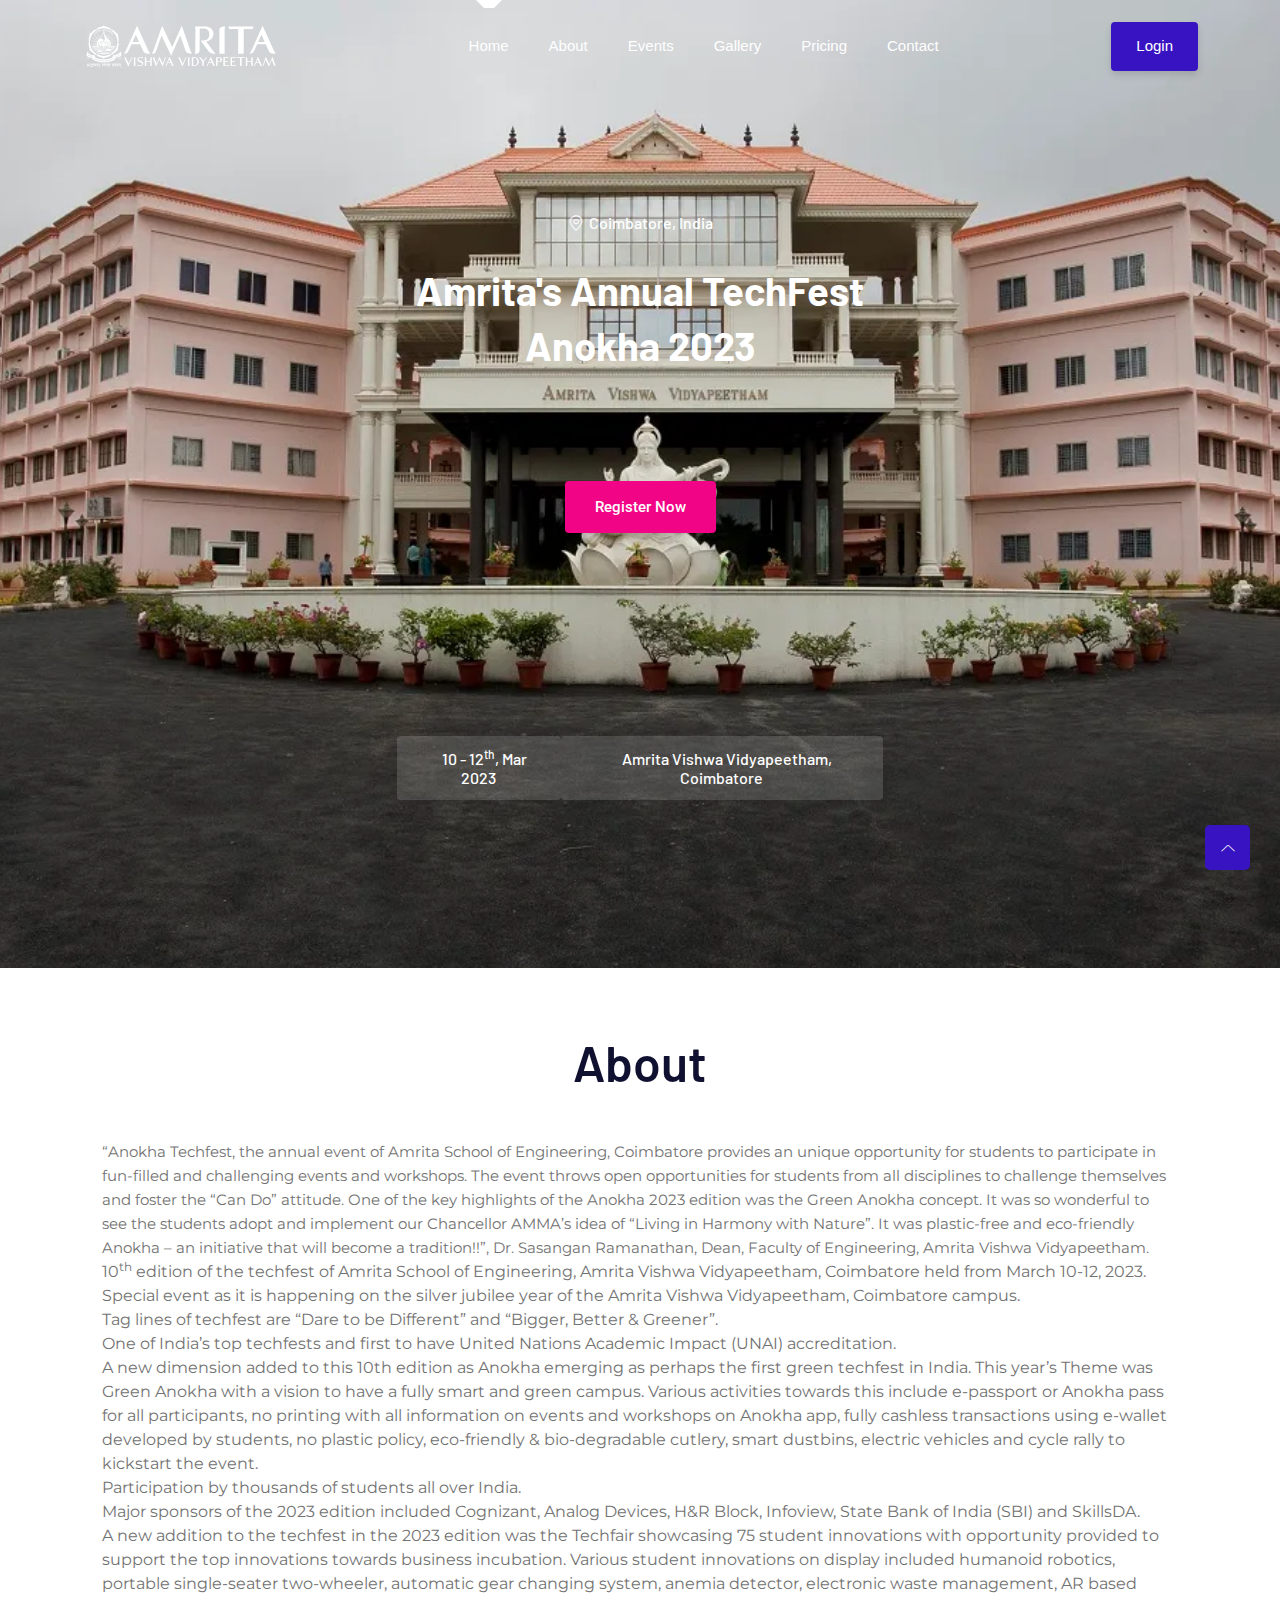
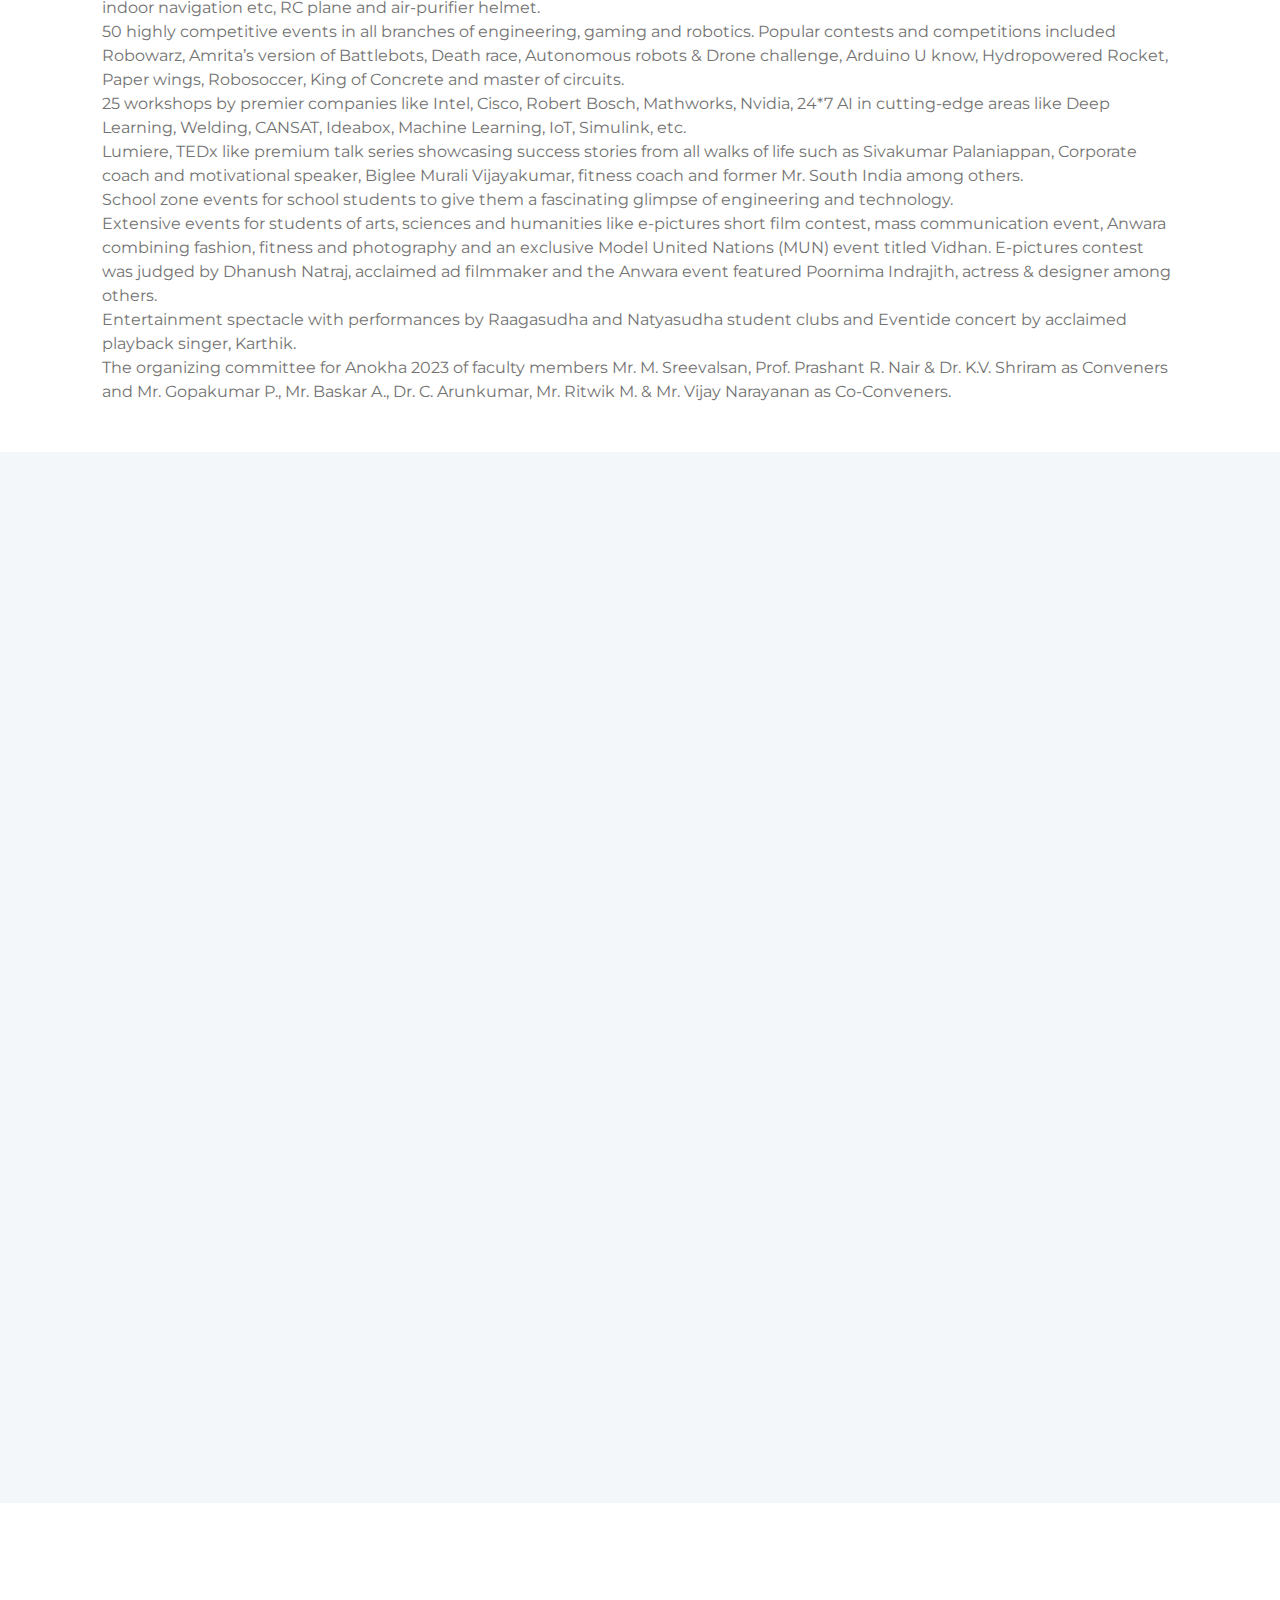
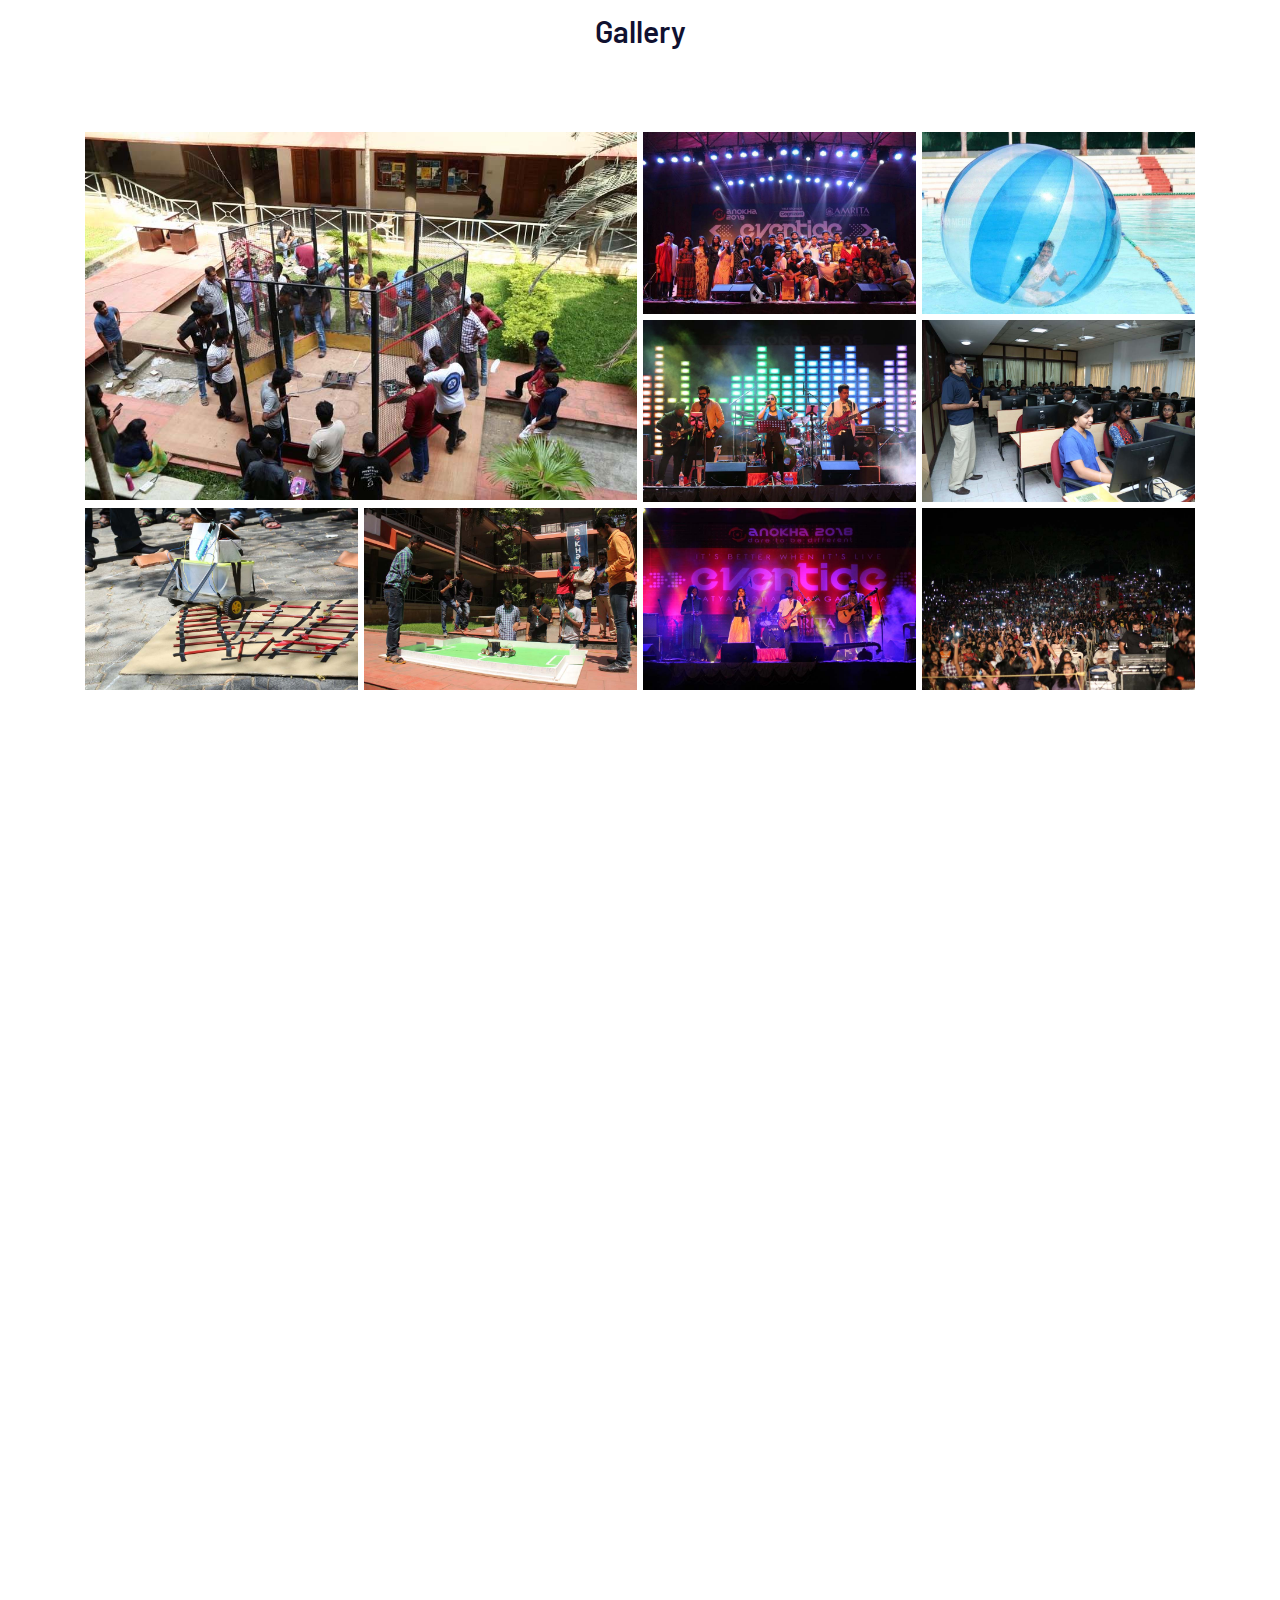
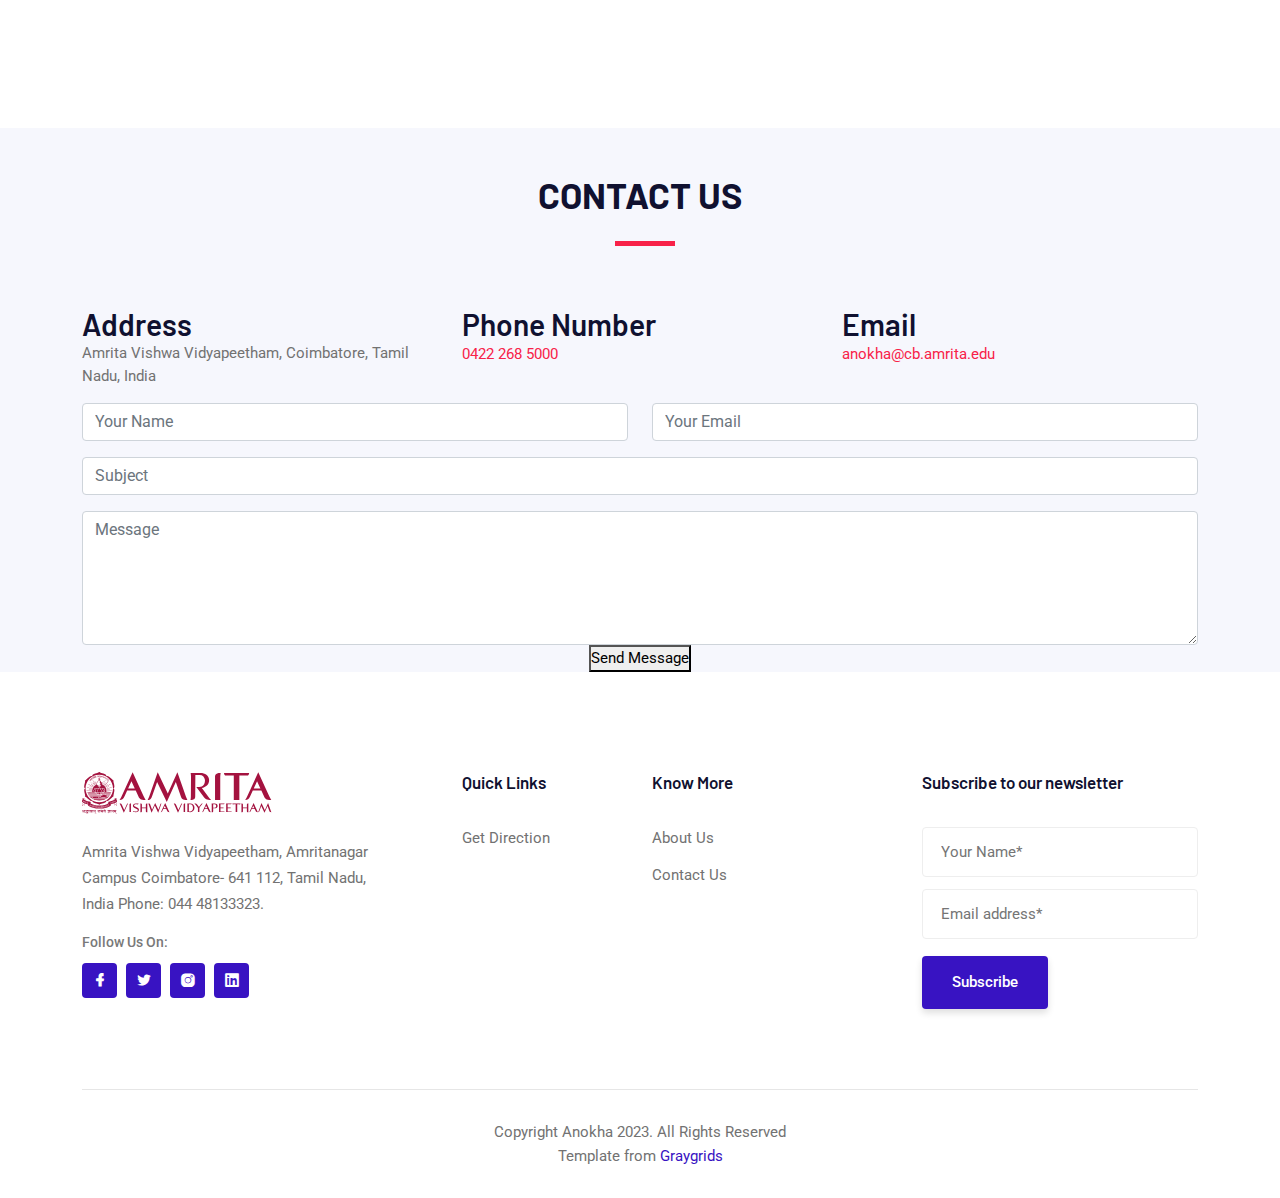
<file: Anokha 2023/index.html>
<!DOCTYPE html>
<html class="no-js" lang="zxx">

<head>
    <meta charset="utf-8" />
    <meta http-equiv="x-ua-compatible" content="ie=edge" />
    <title>Anokha TechFest 2023</title>
    <meta name="description" content="" />
    <meta name="viewport" content="width=device-width, initial-scale=1" />
    <link rel="shortcut icon" type="image/x-icon" href="assets/images/favicon.jpg" />

    <!-- ========================= CSS here ========================= -->
    <link rel="stylesheet" href="assets/css/bootstrap.min.css" />
    <link rel="stylesheet" href="assets/css/LineIcons.3.0.css" />
    <link rel="stylesheet" href="assets/css/animate.css" />
    <link rel="stylesheet" href="assets/css/tiny-slider.css" />
    <link rel="stylesheet" href="assets/css/glightbox.min.css" />
    <link rel="stylesheet" href="assets/css/main.css" />
    
</head>

<body>
    <!--[if lte IE 9]>
      <p class="browserupgrade">
        You are using an <strong>outdated</strong> browser. Please
        <a href="https://browsehappy.com/">upgrade your browser</a> to improve
        your experience and security.
      </p>
    <![endif]-->
    <!-- Slideshow container -->

    <!-- Start Header Area -->
    <header class="header navbar-area">
        <div class="container">
            <div class="row align-items-center">
                <div class="col-lg-12">
                    <div class="nav-inner">
                        <!-- Start Navbar -->
                        <nav class="navbar navbar-expand-lg">
                            <a class="navbar-brand" href="index.html">
                                <img src="assets/images/logo/logo.svg" alt="Logo">
                            </a>
                            <button class="navbar-toggler mobile-menu-btn" type="button" data-bs-toggle="collapse"
                                data-bs-target="#navbarSupportedContent" aria-controls="navbarSupportedContent"
                                aria-expanded="false" aria-label="Toggle navigation">
                                <span class="toggler-icon"></span>
                                <span class="toggler-icon"></span>
                                <span class="toggler-icon"></span>
                            </button>
                            <div class="collapse navbar-collapse sub-menu-bar" id="navbarSupportedContent">
                                <ul id="nav" class="navbar-nav ms-auto">
                                    <li class="nav-item">
                                        <a href="index.html" class="active" aria-label="Toggle navigation">Home</a>
                                    </li>
                                    <li class="nav-item">
                                        <a href="#abouthref" aria-label="Toggle navigation">About</a>
                                    </li>
                                    <li class="nav-item">
                                        <a href="#eventshref" aria-label="Toggle navigation">Events</a>
                                    </li>
                                    <li class="nav-item">
                                        <a href="#galleryhref" aria-label="Toggle navigation">Gallery</a>
                                    </li>
                                    <li class="nav-item">
                                        <a href="#pricing" aria-label="Toggle navigation">Pricing</a>
                                    </li>
                                    <li class="nav-item">
                                        <a href="#contacthref" aria-label="Toggle navigation">Contact</a>
                                    </li>
                                </ul>
                            </div> <!-- navbar collapse -->
                            <div class="button">
                                <a href="forms/login.html" class="btn">Login</a>
                            </div>
                        </nav>
                        <!-- End Navbar -->
                    </div>
                </div>
            </div> <!-- row -->
        </div> <!-- container -->
    </header>
    <!-- End Header Area -->

    <!-- Start Hero Area -->
    <section class="hero-area">
        <div class="main__circle"></div>
        <div class="main__circle2"></div>
        <div class="main__circle3"></div>
        <div class="main__circle4"></div>
        <div class="container">
            <div class="row align-items-center">
                <div class="col-lg-6 offset-lg-3 col-md-12 col-12">
                    <div class="hero-content">
                        <!-- <br><br><br><br><br><br><br><br><br><br><br><br> -->
                        <h5 class="wow zoomIn" data-wow-delay=".2s" ><i class="lni lni-map-marker"></i> Coimbatore, India</h5>
                        <h2 class="wow fadeInUp" data-wow-delay=".4s">Amrita's Annual TechFest Anokha 2023</h2>
                        <div class="button wow fadeInUp" data-wow-delay=".8s">
                            <br><br><br>
                            <a href="forms/register.html" class="btn ">Register Now</a>
                        </div>
                        <br><br><br><br><br><br><br><br><br>
                        <div class="col-lg-12 col-12 mt-auto d-flex flex-column flex-lg-row text-center">
                    
                            <div class="date-wrap">
                                <h5 class="text-white">
                                    
                                    <i class="custom-icon bi-clock me-2"></i>
                                    10 - 12<sup>th</sup>, Mar 2023
                                </h5>
                            </div>

                            <div class="location-wrap mx-auto py-3 py-lg-0">
                                <h5 class="text-white">
                                    <i class="custom-icon bi-geo-alt me-2"></i>
                                    Amrita Vishwa Vidyapeetham, Coimbatore
                                    
                                </h5>
                            </div>

                    </div>
                </div>
            </div>
        </div>
    </section>
    <h3 id="abouthref"></h3>

    <!-- Start Features Area -->
    <div class="about_class">
    <h1 style="text-align: center;">About</h1>
    <br><br>
    <p>“Anokha Techfest, the annual event of Amrita School of Engineering, Coimbatore provides an unique opportunity for students to participate in fun-filled and challenging events and workshops. The event throws open opportunities for students from all disciplines to challenge themselves and foster the “Can Do” attitude. One of the key highlights of the Anokha 2023 edition was the Green Anokha concept. It was so wonderful to see the students adopt and implement our Chancellor AMMA’s idea of “Living in Harmony with Nature”. It was plastic-free and eco-friendly Anokha – an initiative that will become a tradition!!&#8221;, Dr. Sasangan Ramanathan, Dean, Faculty of Engineering, Amrita Vishwa Vidyapeetham.</p>
    <ul>
    <li>10<sup>th</sup> edition of the techfest of Amrita School of Engineering, Amrita Vishwa Vidyapeetham, Coimbatore held from March 10-12, 2023.</li>
    <li>Special event as it is happening on the silver jubilee year of the Amrita Vishwa Vidyapeetham, Coimbatore campus.</li>
    <li>Tag lines of techfest are &#8220;Dare to be Different&#8221; and &#8220;Bigger, Better &amp; Greener&#8221;.</li>
    <li>One of India&#8217;s top techfests and first to have United Nations Academic Impact (UNAI) accreditation.</li>
    <li>A new dimension added to this 10th edition as Anokha emerging as perhaps the first green techfest in India. This year&#8217;s Theme was Green Anokha with a vision to have a fully smart and green campus. Various activities towards this include e-passport or Anokha pass for all participants, no printing with all information on events and workshops on Anokha app, fully cashless transactions using e-wallet developed by students, no plastic policy, eco-friendly &amp; bio-degradable cutlery, smart dustbins, electric vehicles and cycle rally to kickstart the event.</li>
    <li>Participation by thousands of students all over India.</li>
    <li>Major sponsors of the 2023 edition included Cognizant, Analog Devices, H&amp;R Block, Infoview, State Bank of India (SBI) and SkillsDA.</li>
    <li>A new addition to the techfest in the 2023 edition was the Techfair showcasing 75 student innovations with opportunity provided to support the top innovations towards business incubation. Various student innovations on display included humanoid robotics, portable single-seater two-wheeler, automatic gear changing system, anemia detector, electronic waste management, AR based indoor navigation etc, RC plane and air-purifier helmet.</li>
    <li>50 highly competitive events in all branches of engineering, gaming and robotics. Popular contests and competitions included Robowarz, Amrita&#8217;s version of Battlebots, Death race, Autonomous robots &amp; Drone challenge, Arduino U know, Hydropowered Rocket, Paper wings, Robosoccer, King of Concrete and master of circuits.</li>
    <li>25 workshops by premier companies like Intel, Cisco, Robert Bosch, Mathworks, Nvidia, 24*7 AI in cutting-edge areas like Deep Learning, Welding, CANSAT, Ideabox, Machine Learning, IoT, Simulink, etc.</li>
    <li>Lumiere, TEDx like premium talk series showcasing success stories from all walks of life such as Sivakumar Palaniappan, Corporate coach and motivational speaker, Biglee Murali Vijayakumar, fitness coach and former Mr. South India among others.</li>
    <li>School zone events for school students to give them a fascinating glimpse of engineering and technology.</li>
    <li>Extensive events for students of arts, sciences and humanities like e-pictures short film contest, mass communication event, Anwara combining fashion, fitness and photography and an exclusive Model United Nations (MUN) event titled Vidhan. E-pictures contest was judged by Dhanush Natraj, acclaimed ad filmmaker and the Anwara event featured Poornima Indrajith, actress &amp; designer among others.</li>
    <li>Entertainment spectacle with performances by Raagasudha and Natyasudha student clubs and Eventide concert by acclaimed playback singer, Karthik.</li>
    <li>The organizing committee for Anokha 2023 of faculty members Mr. M. Sreevalsan, Prof. Prashant R. Nair &amp; Dr. K.V. Shriram as Conveners and Mr. Gopakumar P., Mr. Baskar A., Dr. C. Arunkumar, Mr. Ritwik M. &amp; Mr. Vijay Narayanan as Co-Conveners.</li>
    </ul>
    <br><br>
    </div>

    <section class="features section" id="eventshref">
        <div class="container">
            <div class="row">
                <div class="col-12">
                    <div class="section-title">
                        <h3 class="wow zoomIn" data-wow-delay=".2s">Why join Anokha?</h3>
                        <h2 class="wow fadeInUp" data-wow-delay=".4s">Look at the Events!</h2>
                        <p class="wow fadeInUp" data-wow-delay=".6s">These events are the most popular ones. There are more coming soon.</p>
                    </div>
                </div>
            </div>
            <div class="row">
                <div class="col-lg-4 col-md-6 col-12 wow fadeInUp" data-wow-delay=".2s">
                    <!-- Start Single Feature -->
                    <div class="single-featuer">
                        <img class="shape" src="assets/images/features/shape.svg" alt="#">
                        <img class="shape2" src="assets/images/features/shape2.svg" alt="#">
                        <span class="serial">01</span>
                        <div class="service-icon">
                            <i class="lni lni-code-alt"></i>
                        </div>
                        <h3>Code Fights</h3>
                        <p>Competitive programming. Questions based on logics and mathematics. May the best programmer wins.<br></p>
                    </div>
                    <!-- End Single Feature -->
                </div>
                <div class="col-lg-4 col-md-6 col-12 wow fadeInUp" data-wow-delay=".4s">
                    <!-- Start Single Feature -->
                    <div class="single-featuer">
                        <img class="shape" src="assets/images/features/shape.svg" alt="#">
                        <img class="shape2" src="assets/images/features/shape2.svg" alt="#">
                        <span class="serial">02</span>
                        <div class="service-icon">
                            <i class="lni lni-target"></i>
                        </div>
                        <h3>Robowars</h3>
                        <p>Are you into Robotics and Automation?. Build your machine and make it function, then challenge others.</p>
                    </div>
                    <!-- End Single Feature -->
                </div>
                <div class="col-lg-4 col-md-6 col-12 wow fadeInUp" data-wow-delay=".6s">
                    <!-- Start Single Feature -->
                    <div class="single-featuer">
                        <img class="shape" src="assets/images/features/shape.svg" alt="#">
                        <img class="shape2" src="assets/images/features/shape2.svg" alt="#">
                        <span class="serial">03</span>
                        <div class="service-icon">
                            <i class="lni lni-game"></i>
                        </div>
                        <h3>Armageddon: Gaming Event</h3>
                        <p>How you transform your business as tech, consumer, habits industry dynamic change, Find out
                            from.</p>
                    </div>
                    <!-- End Single Feature -->
                </div>
                <div class="col-lg-4 col-md-6 col-12 wow fadeInUp" data-wow-delay=".2s">
                    <!-- Start Single Feature -->
                    <div class="single-featuer">
                        <img class="shape" src="assets/images/features/shape.svg" alt="#">
                        <img class="shape2" src="assets/images/features/shape2.svg" alt="#">
                        <span class="serial">04</span>
                        <div class="service-icon">
                            <i class="lni lni-heart"></i>
                        </div>
                        <h3>Water rocker</h3>
                        <p>Who doesn't like playing waters. Suit up and lets have fun. <br><br></p>
                    </div>
                    <!-- End Single Feature -->
                </div>
                <div class="col-lg-4 col-md-6 col-12 wow fadeInUp" data-wow-delay=".4s">
                    <!-- Start Single Feature -->
                    <div class="single-featuer">
                        <img class="shape" src="assets/images/features/shape.svg" alt="#">
                        <img class="shape2" src="assets/images/features/shape2.svg" alt="#">
                        <span class="serial">05</span>
                        <div class="service-icon">
                            <i class="lni lni-flag-alt"></i>
                        </div>
                        <h3>Xiomara: Capture the Flag</h3>
                        <p>A beginner friendly jeopardy style CTF. <br> Features challenges in reverse engineering, pwn, web exploitation, cryptography and forensics. </p>
                    </div>
                    <!-- End Single Feature -->
                </div>
                <div class="col-lg-4 col-md-6 col-12 wow fadeInUp" data-wow-delay=".6s">
                    <!-- Start Single Feature -->
                    <div class="single-featuer">
                        <img class="shape" src="assets/images/features/shape.svg" alt="#">
                        <img class="shape2" src="assets/images/features/shape2.svg" alt="#">
                        <span class="serial">06</span>
                        <div class="service-icon">
                            <i class="lni lni-happy"></i>
                        </div>
                        <h3>Shark (Anokha) Tank</h3>
                        <p>How you transform your business as tech, consumer, habits industry dynamic change, Find out
                            from.</p>
                    </div>
                    <!-- End Single Feature -->
                </div>
            </div>
        </div>
    </section>
    <!-- /End Features Area -->

    <!--Start Gallery-->

    <section id="galleryhref" class="section photos">
        <div class="container">
            <div class="row">
                <div class="col-md-12">
                    <h3 class="section-title">Gallery</h3>
                </div>
            </div>
            <div class="row">
                <div class="col-md-12">
                    <ul class="grid">
                        
                        <li class="grid-item grid-item-sm-6">
                            <img alt="" class="img-responsive center-block" src="assets/images/gallery/anokha-2019-techfest2.jpg">
                        </li>

                        <li class="grid-item grid-item-sm-3">
                            <img alt="" class="img-responsive center-block" src="assets/images/gallery/anokha-2019-techfest30.jpg">
                        </li>

                        <li class="grid-item grid-item-sm-3">
                            <img alt="" class="img-responsive center-block" src="assets/images/gallery/anokha-2019-techfest35.jpg">
                        </li>
                    
                        <li class="grid-item grid-item-sm-3">
                            <img alt="" class="img-responsive center-block" src="assets/images/gallery/anokha20181.jpg">
                        </li>

                        <li class="grid-item grid-item-sm-3">
                            <img alt="" class="img-responsive center-block" src="assets/images/gallery/anokha201814.jpg">
                        </li>

                        <li class="grid-item grid-item-sm-3">
                            <img alt="" class="img-responsive center-block" src="assets/images/gallery/anokha201817.jpg">
                        </li>

                        <li class="grid-item grid-item-sm-3">
                            <img alt="" class="img-responsive center-block" src="assets/images/gallery/anokha20185.jpg">
                        </li>

                        <li class="grid-item grid-item-sm-3">
                            <img alt="" class="img-responsive center-block" src="assets/images/gallery/anokha20187.jpg">
                        </li>

                        <li class="grid-item grid-item-sm-3">
                            <img alt="" class="img-responsive center-block" src="assets/images/gallery/anokha201833.jpg">
                        </li>
                    </ul>
                </div>
            </div>            
        </div>
    </section>



    <!-- Start Pricing Table Area -->
    <section id="pricing" class="pricing-table section extra-page bg-white">
        <div class="container">
            <div class="row">
                <div class="col-12">
                    <div class="section-title">
                        <h3 class="wow zoomIn" data-wow-delay=".2s">pricing</h3>
                        <h2 class="wow fadeInUp" data-wow-delay=".4s">Pricing & Plans</h2>
                    </div>
                </div>
            </div>
            <div class="row">
                <div class="col-md-6 col-12 wow fadeInUp" data-wow-delay=".4s">
                    <!-- Single Table -->
                    <div class="single-table">
                        <!-- Table Head -->
                        <div class="table-head">
                            <h4 class="title">Free</h4>
                            <p>Only for Amrita students</p>
                            <div class="price">
                                <h2 class="amount">₹0</h2>
                            </div>
                        </div>
                        <!-- End Table Head -->
                        <div class="button">
                            <a href="javascript:alert('Register/ Login to buy tickets')" class="btn">Provide student ID</a>
                        </div>
                        <!-- Start Table Content -->
                        <div class="table-content">
                            <!-- Table List -->
                            <ul class="table-list">
                                <li>Three Day Pass</li>
                                <li>Posters Session</li>
                                <li>Snacks & Food
                                </li>
                                <li>Accomodation</li>
                                <li>Goodies & Freebies</li>
                            </ul>
                            <!-- End Table List -->
                        </div>
                        <!-- End Table Content -->
                    </div>
                    <!-- End Single Table-->
                </div>

                <div class="col-md-6 col-12 wow fadeInUp" data-wow-delay=".8s">
                    <!-- Single Table -->
                    <div class="single-table">
                        <!-- Table Head -->
                        <div class="table-head">
                            <h4 class="title">Paid</h4>
                            <p>For others students and outsiders</p>
                            <div class="price">
                                <h2 class="amount">₹1500</h2>
                            </div>
                        </div>
                        <!-- End Table Head -->
                        <div class="button">
                            <a href="javascript:alert('Register/ Login to buy tickets')" class="btn">Get Ticket</a>
                        </div>
                        <!-- Start Table Content -->
                        <div class="table-content">
                            <!-- Table List -->
                            <ul class="table-list">
                                <li>Three Day Pass</li>
                                <li>Posters Session</li>
                                <li>Snacks & Food (To be purchased)
                                </li>
                                <li>Accomodation (To avail accomodation contact university)</li>
                                <li>Goodies and Freebies</li>
                            </ul>
                            <!-- End Table List -->
                        </div>
                        <!-- End Table Content -->
                    </div>
                    <!-- End Single Table-->
                </div>
            </div>
            <div id="contacthref" ></div>
        </div>
    </section>
    <!--/ End Pricing Table Area -->

    <!-- ======= Contact Section ======= -->
    <section class="section-with-bg">

        <div class="container" data-aos="fade-up">
  
          <div class="section-header">
            <br><br>
            <h2>Contact Us</h2>
          </div>
  
          <div class="row contact-info">
  
            <div class="col-md-4">
              <div class="contact-address">
                <i class="bi bi-geo-alt"></i>
                <h3>Address</h3>
                <address>Amrita Vishwa Vidyapeetham, Coimbatore, Tamil Nadu, India</address>
              </div>
            </div>
  
            <div class="col-md-4">
              <div class="contact-phone">
                <i class="bi bi-phone"></i>
                <h3>Phone Number</h3>
                <p><a href="tel:+04222685000">0422 268 5000</a></p>
              </div>
            </div>
  
            <div class="col-md-4">
              <div class="contact-email">
                <i class="bi bi-envelope"></i>
                <h3>Email</h3>
                <p><a href="mailto:anokha@cb.amrita.edu">anokha@cb.amrita.edu</a></p>
              </div>
            </div>
  
          </div>
  
          <div class="form">
            <form action="forms/contact.php" method="post" role="form" class="php-email-form">
              <div class="row">
                <div class="form-group col-md-6">
                  <input type="text" name="name" class="form-control" id="name" placeholder="Your Name" required>
                </div>
                <div class="form-group col-md-6 mt-3 mt-md-0">
                  <input type="email" class="form-control" name="email" id="email" placeholder="Your Email" required>
                </div>
              </div>
              <div class="form-group mt-3">
                <input type="text" class="form-control" name="subject" id="subject" placeholder="Subject" required>
              </div>
              <div class="form-group mt-3">
                <textarea class="form-control" name="message" rows="5" placeholder="Message" required></textarea>
              </div>
              <div class="text-center"><button type="submit">Send Message</button></div>
            </form>
          </div>
  
        </div>
      </section><!-- End Contact Section -->

    <!-- Start Footer Area -->
    <footer class="footer">
        <!-- Start Footer Top -->
        <div class="footer-top">
            <div class="container">
                <div class="inner-content">
                    <div class="row">
                        <div class="col-lg-4 col-md-6 col-12">
                            <!-- Single Widget -->
                            <div class="single-footer f-about">
                                <div class="logo">
                                    <a href="index.html">
                                        <img src="assets/images/logo/dark-logo.svg" alt="#">
                                    </a>
                                </div>
                                <p>Amrita Vishwa Vidyapeetham,
                                    Amritanagar Campus
                                    Coimbatore- 641 112,
                                    Tamil Nadu, India
                                    
                                    Phone: 044 48133323.</p>
                                <span class="social-title">
                                    Follow Us On:
                                </span>
                                <ul class="social">
                                    <li>
                                        <a href="https://www.facebook.com/anokha.amrita/" target="_blank"><i class="lni lni-facebook-filled"></i></a>
                                    </li>
                                    <li>
                                        <a href="https://twitter.com/anokha_techfest/" target="_blank"><i class="lni lni-twitter-filled"></i></a>
                                    </li>
                                    <li>
                                        <a href="https://www.instagram.com/anokhatechfest/" target="_blank"><i class="lni lni-instagram-filled"></i></a>
                                    </li>
                                    <li>
                                        <a href="https://in.linkedin.com/school/anokha-amrita/" target="_blank"><i class="lni lni-linkedin-original"></i></a>
                                    </li>
                                </ul>
                            </div>
                            <!-- End Single Widget -->
                        </div>
                        <div class="col-lg-2 col-md-6 col-12">
                            <!-- Single Widget -->
                            <div class="single-footer f-link">
                                <h3>Quick Links</h3>
                                <ul>
                                    <li><a href="https://www.amrita.edu/campus/coimbatore/reach-us/">Get Direction</a></li>
                                </ul>
                            </div>
                            <!-- End Single Widget -->
                        </div>
                        <div class="col-lg-2 col-md-6 col-12">
                            <!-- Single Widget -->
                            <div class="single-footer f-link">
                                <h3>Know More</h3>
                                <ul>
                                    <li><a href="https://www.amrita.edu/about" target="_blank">About Us</a></li>
                                    <li><a href="https://www.amrita.edu/contact/" target="_blank">Contact Us</a></li>
                                </ul>
                            </div>
                            <!-- End Single Widget -->
                        </div>
                        <div class="col-lg-4 col-md-6 col-12">
                            <!-- Single Widget -->
                            <div class="single-footer newsletter">
                                <h3>Subscribe to our newsletter</h3>
                                <form action="#" method="get" target="_blank" class="newsletter-form">
                                    <input name="name" placeholder="Your Name*" required="required" type="text">
                                    <input name="email" placeholder="Email address*" required="required" type="email">
                                    <div class="button">
                                        <button class="btn">Subscribe
                                        </button>
                                    </div>
                                </form>
                            </div>
                            <!-- End Single Widget -->
                        </div>
                    </div>
                </div>
            </div>
        </div>
        <!--/ End Footer Top -->
        <!-- Start Copyright Area -->
        <div class="copyright">
            <div class="container">
                <div class="inner-content">
                    <div class="row">
                        <div class="col-12">
                            <p class="copyright-text">Copyright Anokha 2023. All Rights Reserved</p>
                            <p class="copyright-text">Template from <a href="https://graygrids.com/templates/eventgrids-event-seminar-conference-web-template" target="_blank">Graygrids</a></p>

                        </div>
                    </div>
                </div>
            </div>
        </div>
        <!-- End Copyright Area -->
    </footer>
    <!--/ End Footer Area -->

    <!-- ========================= scroll-top ========================= -->
    <a href="#" class="scroll-top">
        <i class="lni lni-chevron-up"></i>
    </a>

    <!-- ========================= JS here ========================= -->
    <script src="assets/js/bootstrap.min.js"></script>
    <script src="assets/js/wow.min.js"></script>
    <script src="assets/js/tiny-slider.js"></script>
    <script src="assets/js/glightbox.min.js"></script>
    <script src="assets/js/count-up.min.js"></script>
    <script src="assets/js/main.js"></script>


</body>

</html>
</file>
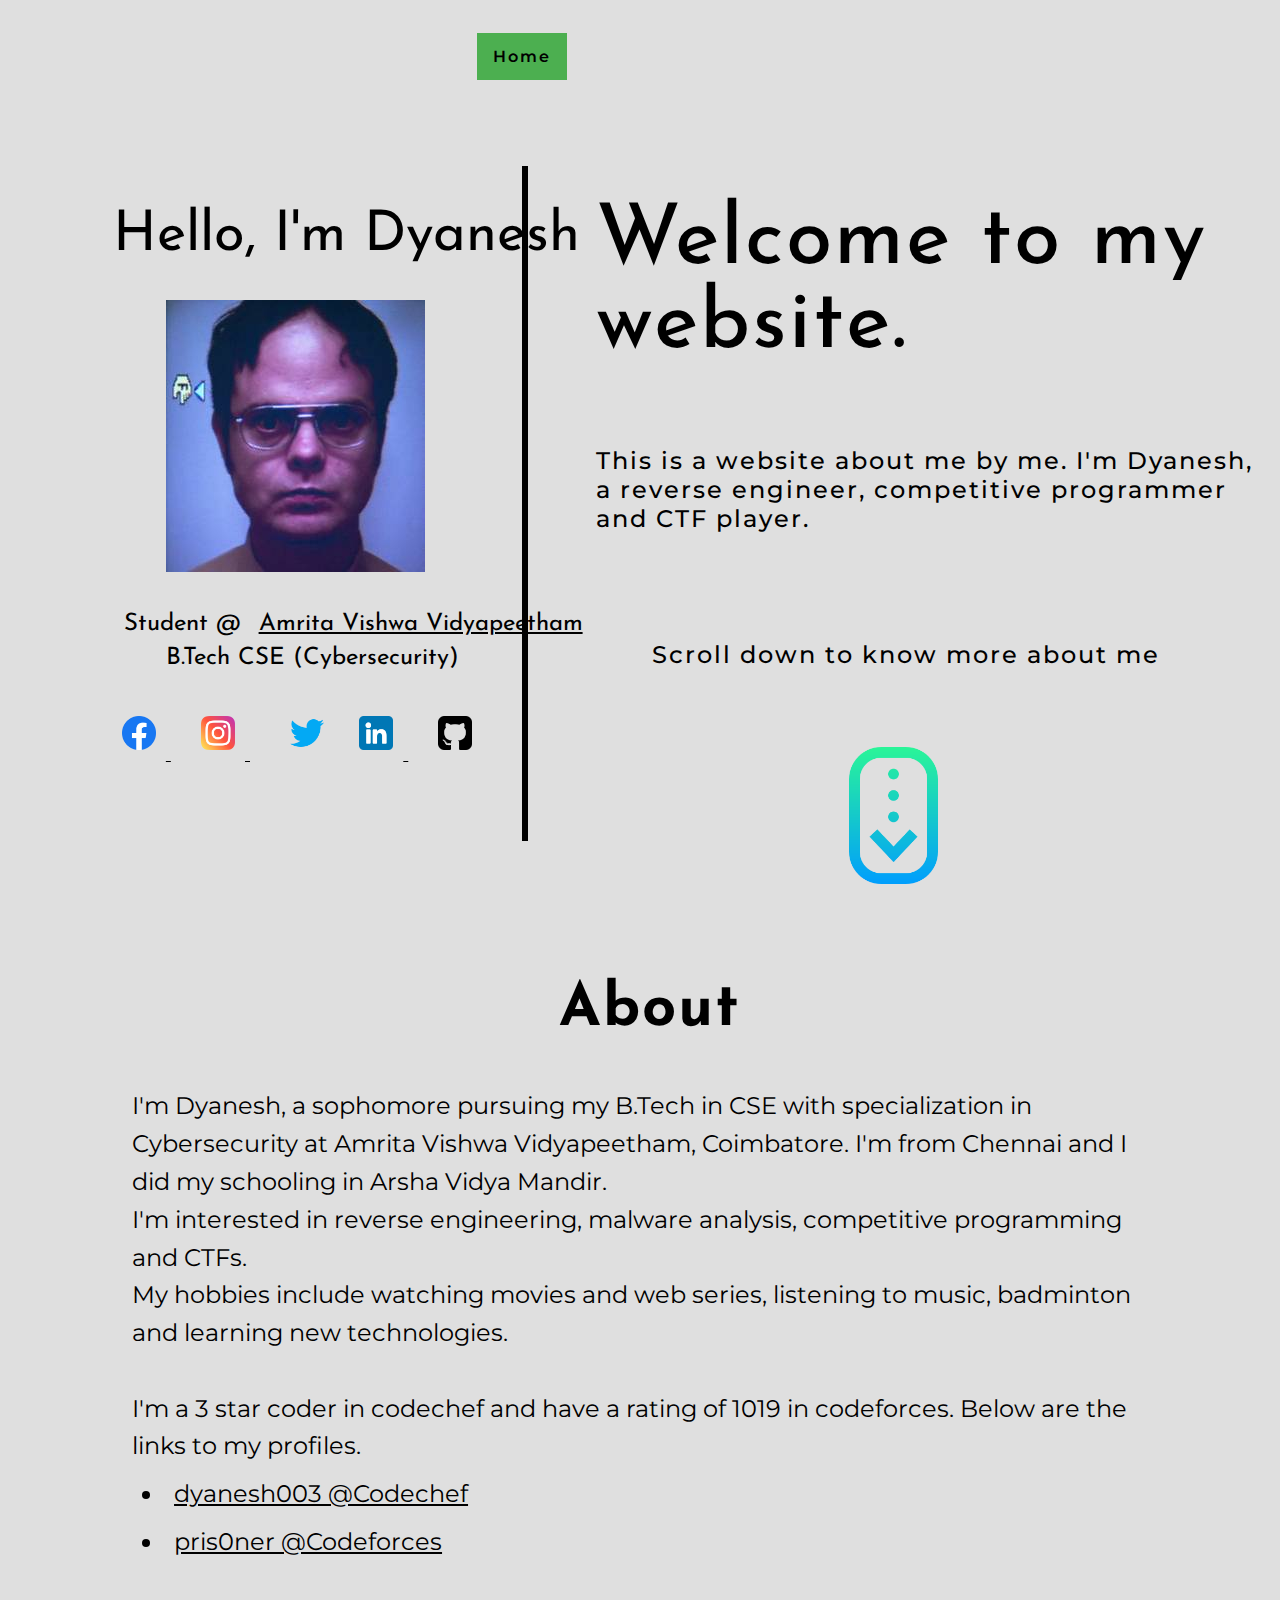
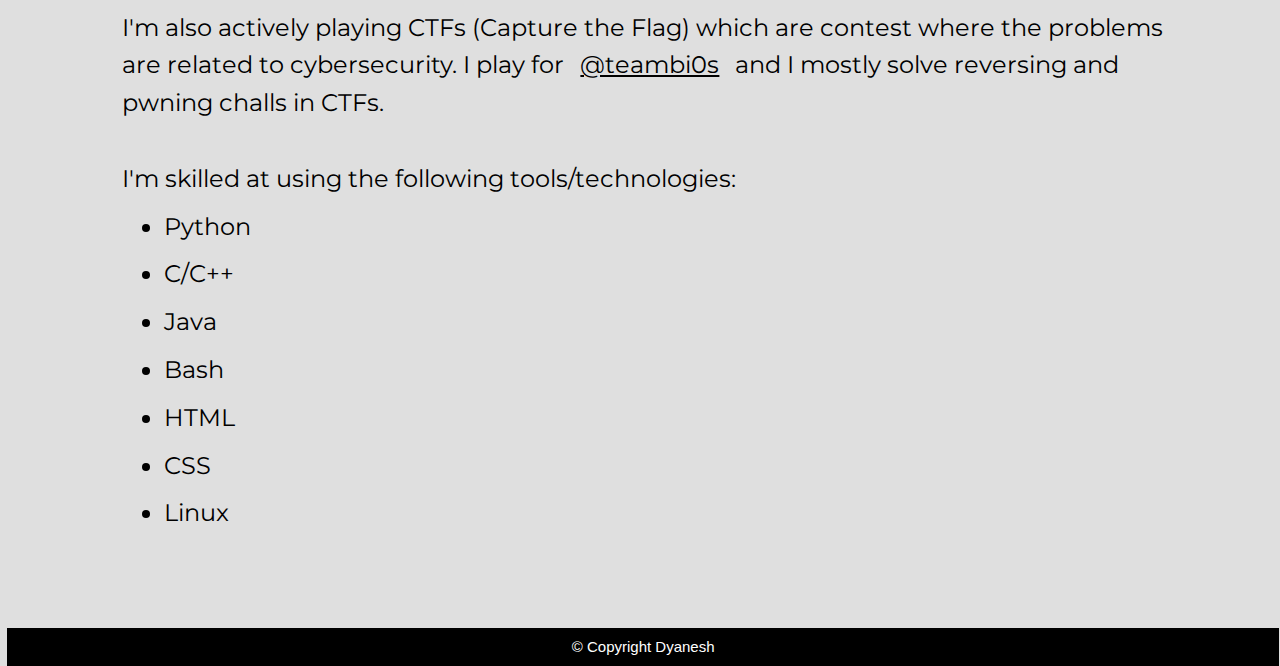
<file: personal_website/index.html>
<!DOCTYPE html>
<html lang="en">
  <head>
    <meta charset="UTF-8" />
    <meta http-equiv="X-UA-Compatible" content="IE=edge" />
    <meta name="viewport" content="width=device-width, initial-scale=1.0" />
    <title>Dyanesh S | Personal Website</title>
    <style>
      @import url("https://fonts.googleapis.com/css2?family=Exo:wght@800&family=Josefin+Sans:wght@300&family=Nunito:wght@300&display=swap");
      @import url('https://fonts.googleapis.com/css2?family=Montserrat:wght@400&display=swap');

      * {
        margin: 10px;
        padding: 0px;
        box-sizing: border-box;
        color: black;
      }

      .body-text {
        display: flex;
        font-family: "Montserrat", sans-serif;
        color: black;
        align-items: center;
        justify-content: center;
        margin-top: 250px;
      }

      nav {
        display: flex;
        justify-content: space-around;
        align-items: center;
        min-height: 8vh;
      }

      .nav-links {
        display: flex;
        justify-content: space-around;
        width: 30%;
      }

      .nav-links li {
        list-style: none;
      }

      .nav-links a {
        color: black;
        font-family: "Montserrat", sans-serif;
        font-weight: 600;
        text-decoration: none;
        letter-spacing: 2px;
        /* font-weight: bold; */
        font-size: 16px;
        padding: 14px 16px;
      }

      .nav-links a:hover:not(.active) {
        background-color: lightseagreen;
        text-decoration: dashed;
      }

      .nav-links li a.active {
        background-color: #4caf50;
      }

      .adjust1 {
        font-family: "Josefin Sans", sans-serif;
        margin-left: 11%;
      }

      .adjust2 {
        position: absolute;
        top: 20%;
        left: 45%;
        font-family: 'Montserrat', sans-serif;
        font-size: 150%;
        font-weight: 500;
        letter-spacing: 2px;
      }

      .vertical {
        border-left: 6px solid black;
        height: 75%;
        position: absolute;
        left: 40%;
      }

      .icons {
        width: 3%;
      }

      .about_div {
        margin: 8%;
        padding-top: 4%;
        position: absolute;
        font-family: 'Montserrat', sans-serif;
        font-size: 150%;
        line-height: 1cm;
      }

      .footer {
        background-color: #000;
        font-family: 'Monserrat', sans-serif;
        font-size: 15px;
        text-align: center;
        margin-left: -10.9%;
        margin-right: -9.6%;
      }
    </style>
  </head>
  <body style="background-color: #dfdfdf;">
    <nav>
      <ul class="nav-links">
        <li>
          <a class="active" href="index.html">Home</a>
        </li>
        <li style="padding-left: 250%;">
          <a href="#about">About</a>
        </li>
        <li>
          <a href="MyResume.pdf" target="_blank">Resume</a>
        </li>
      </ul>
    </nav>
    <br>
    <br>
    <br />
    <div class="vertical"></div>
    <div class="adjust1">
      <br />
      <br />
      <p style="font-family: 'Josefin Sans', sans-serif; font-size: 350%; margin-left: -4%;">Hello, I'm Dyanesh</p>
      <br />
      <img src="images/dwight.jpg" />
      <br />
      <br />
      <p style="font-size: 150%; margin-left: -3%;">Student @ <a href="http://amrita.edu" target="_blank">Amrita Vishwa Vidyapeetham</a>
      </p>
      <p style="font-size: 150%;">B.Tech CSE (Cybersecurity)</p>
      <br />
      <p style="margin-left: -5%;">
        <a href="https://www.facebook.com/dyanesh.dyanesh.98" target="_blank">
          <img class="icons" src="images/facebook.png" />
        </a>
        <a href="https://www.instagram.com/dyanesh15" target="_blank">
          <img class="icons" src="images/instagram.png" />
        </a>
        <a href=""></a>
        <img class="icons" src="images/twitter.png" />
        <a href="https://www.linkedin.com/in/dyanesh003/" target="_blank">
          <img class="icons" src="images/linkedin.png" />
        </a>
        <a href="https://github.com/dyanesh003" target="_blank">
          <img class="icons" src="images/github-sign.png" />
        </a>
      </p>
    </div>
    <div class="adjust2">
      <p style="font-family:'Josefin Sans', sans-serif;font-size: 350%;font-weight: 200%;">Welcome to my website.</p>
      <br>
      <br>
      <p>This is a website about me by me. I'm Dyanesh, a reverse engineer, competitive programmer and CTF player.</p>
      <br>
      <br>
      <br>
      <p style="text-align:center;margin-left: -5%;">Scroll down to know more about me</p>
      <br>
      <br>
      <img style="margin-left:35%;" width="20%" src="images/scroll.png">
    </div>
    <br>
    <br>
    <br>
    <div class="about_div" id="about">
      <p style="text-align: center; font-family:'Josefin Sans',san-serif; font-size:250%; letter-spacing: 2px;">
        <strong>About</strong>
      </p>
      <br>
      <p>I'm Dyanesh, a sophomore pursuing my B.Tech in CSE with specialization in Cybersecurity at Amrita Vishwa Vidyapeetham, Coimbatore. I'm from Chennai and I did my schooling in Arsha Vidya Mandir. <br> I'm interested in reverse engineering, malware analysis, competitive programming and CTFs. <br> My hobbies include watching movies and web series, listening to music, badminton and learning new technologies. <br>
        <br> I'm a 3 star coder in codechef and have a rating of 1019 in codeforces. Below are the links to my profiles.
      <ul style="margin-left: 3%;">
        <li>
          <a href="https://www.codechef.com/users/dyanesh003" target="_blank">dyanesh003 @Codechef</a>
        </li>
        <li>
          <a href="https://codeforces.com/profile/pris0ner" target="_blank">pris0ner @Codeforces</a>
        </li>
      </ul>
      <br> I'm also actively playing CTFs (Capture the Flag) which are contest where the problems are related to cybersecurity. I play for <a href="https://twitter.com/teambi0s" target="_blank">@teambi0s</a> and I mostly solve reversing and pwning challs in CTFs. <br>
      <br> I'm skilled at using the following tools/technologies: <br>
      <ul style="margin-left: 3%;">
        <li>Python</li>
        <li>C/C++</li>
        <li>Java</li>
        <li>Bash</li>
        <li>HTML</li>
        <li>CSS</li>
        <li>Linux</li>
      </ul>
      </p>
      <br>
      <br>
      <div class="footer">
        <p style="color: #fff;margin-bottom:-10%;">© Copyright Dyanesh</p>
      </div>
    </div>
  </body>
</html>
</file>
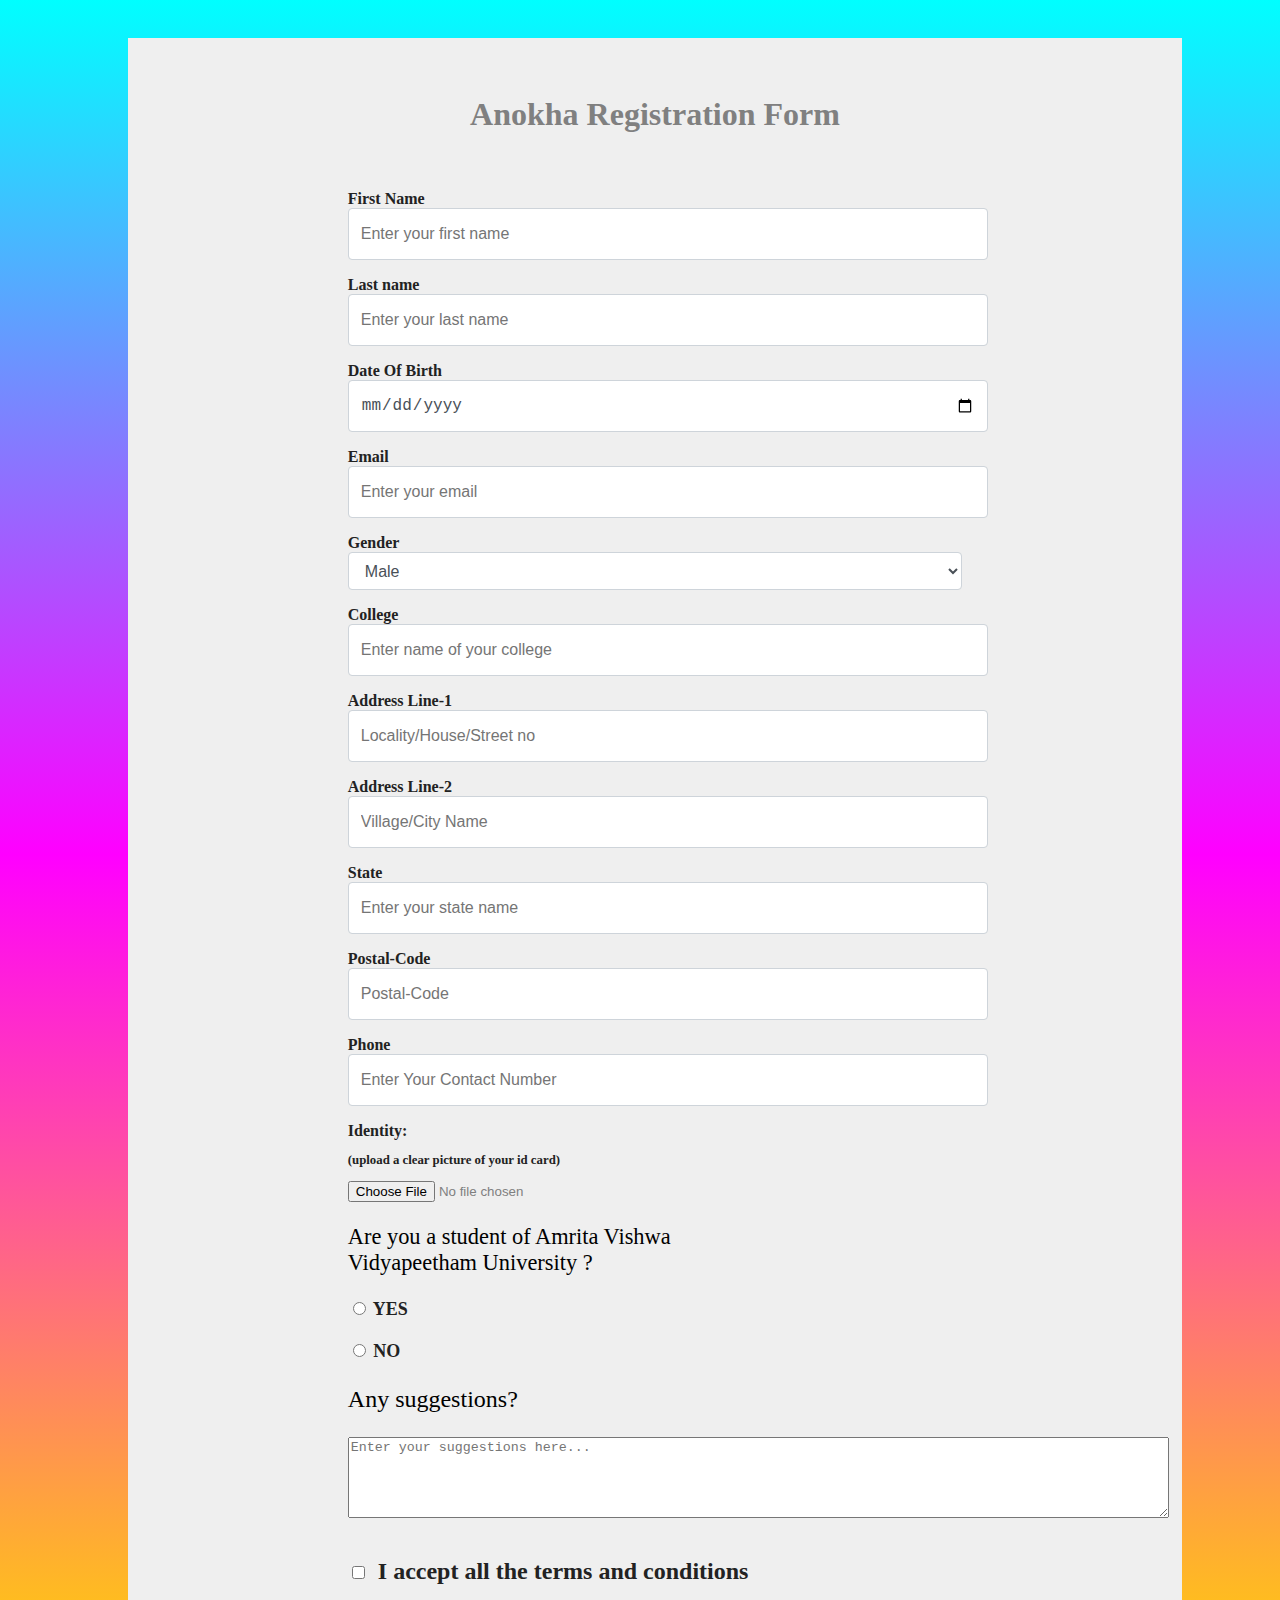
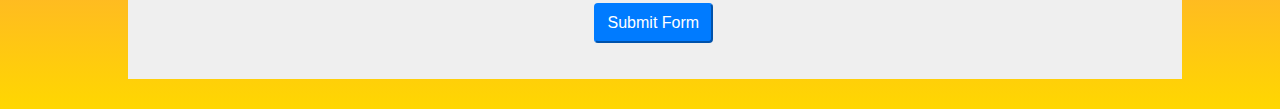
<file: assignments/assignment2/index.html>
<!DOCTYPE html>
<html>
<head>
   <meta charset="UTF-8">
    <meta name="viewport" content="width=device-width, initial-scale=1.0">
    <meta http-equiv="X-UA-Compatible" content="ie=edge">
    <link rel="stylesheet" type="text/css" href="style.css">
    <title>Registration Form</title>
    <script src="script.js"></script>
</head>
    <body>
        <div class="container">
        <form>
            <br><br>
            <h1 style="text-align: center;">Anokha Registration Form</h1>
            <br><br>
        <div class="center-everything">
            <div class="col-sm-6 form-group">
                <label for="name-f">First Name</label>
                <input type="text" class="form-control" name="fname" id="name-f" onchange = "NameCheck()" placeholder="Enter your first name" required>
            </div>
            <div class="col-sm-6 form-group">
                <label for="name-l">Last name</label>
                <input type="text" class="form-control" name="lname" id="name-l" onchange = "NameCheck()" placeholder="Enter your last name" required>
            </div>
            <div class="col-sm-6 form-group">
                <label for="Date">Date Of Birth</label>
                <input type="Date" name="dob" class="form-control" id="Date" placeholder="" required>
            </div>
            <div class="col-sm-6 form-group">
                <label for="email">Email</label>
                <input type="email" class="form-control" name="email" id="email" onchange = "ValidateEmail()" placeholder="Enter your email" required>
            </div>

            <div class="col-sm-6 form-group">
                <label for="sex">Gender</label>
                <select id="sex" class="form-control">
                <option value="male">Male</option>
                <option value="female">Female</option>
                <option value="unspesified">Non Binary</option>
            </select>
            </div>

            <div class="col-sm-6 form-group">
                <label>College</label>
                <input type="text" class="form-control" placeholder="Enter name of your college" required>
            </div>
            
            <div class="col-sm-6 form-group">
                <label for="address-1">Address Line-1</label>
                <input type="address" class="form-control" name="Locality" id="address-1" placeholder="Locality/House/Street no" required>
            </div>
            <div class="col-sm-6 form-group">
                <label for="address-2">Address Line-2</label>
                <input type="address" class="form-control" name="address" id="address-2" placeholder="Village/City Name" required>
            </div>
            <div class="col-sm-6 form-group">
                <label for="State">State</label>
                <input type="address" class="form-control" name="State" id="State" placeholder="Enter your state name" required>
            </div>
            <div class="col-sm-6 form-group">
                <label for="zip">Postal-Code</label>
                <input type="zip" class="form-control" name="Zip" id="zip" placeholder="Postal-Code" required>
            </div>

            <div class="col-sm-6 form-group">
                <label for="tel">Phone</label>
                <input type="tel" name="phone" class="form-control" id="tel" onchange="PhoneNumberCheck()" placeholder="Enter Your Contact Number" required>
            </div>
            <div class="col-sm-6 form-group">
                <label id="upload-label">Identity:<p style="font-size: 80%;">(upload a clear picture of your id card)</p></label>
                <input type="file" id="myfile" name="myfile" class="form" onchange="fileValidation()">
            </div>
            <div class="col-sm-6 form-group">
                <p style="color: black;font-size: 140%;">Are you a student of Amrita Vishwa Vidyapeetham University ?</p>
                <label class="radio-inline" style="font-family:Consolas;font-size:18px;">
                <input type="radio" name="optradio"> YES
                <br><br>
                <input type="radio" name="optradio"> NO
                </label>
            </div>

            <p style="font-size: 150%; color: black;">Any suggestions?</p>
            <textarea rows="5" cols="100" id="comments" name="comment" placeholder="Enter your suggestions here..."></textarea>
            <br><br><br>
            <div class="col-sm-6">
                <input type="checkbox" class="form-check" id="chb" required>
                <label for="chb" style="font-size: 150%;">&nbsp;I accept all the terms and conditions</label>
            </div>

            <div class="col-sm-6 form-group">
                <br>
               <button class="btn">Submit Form</button>
               <br><br><br>
            </div>
            
        </div>
        </div>
        </form>
    </div>
</div>


</body>
</html>
</file>
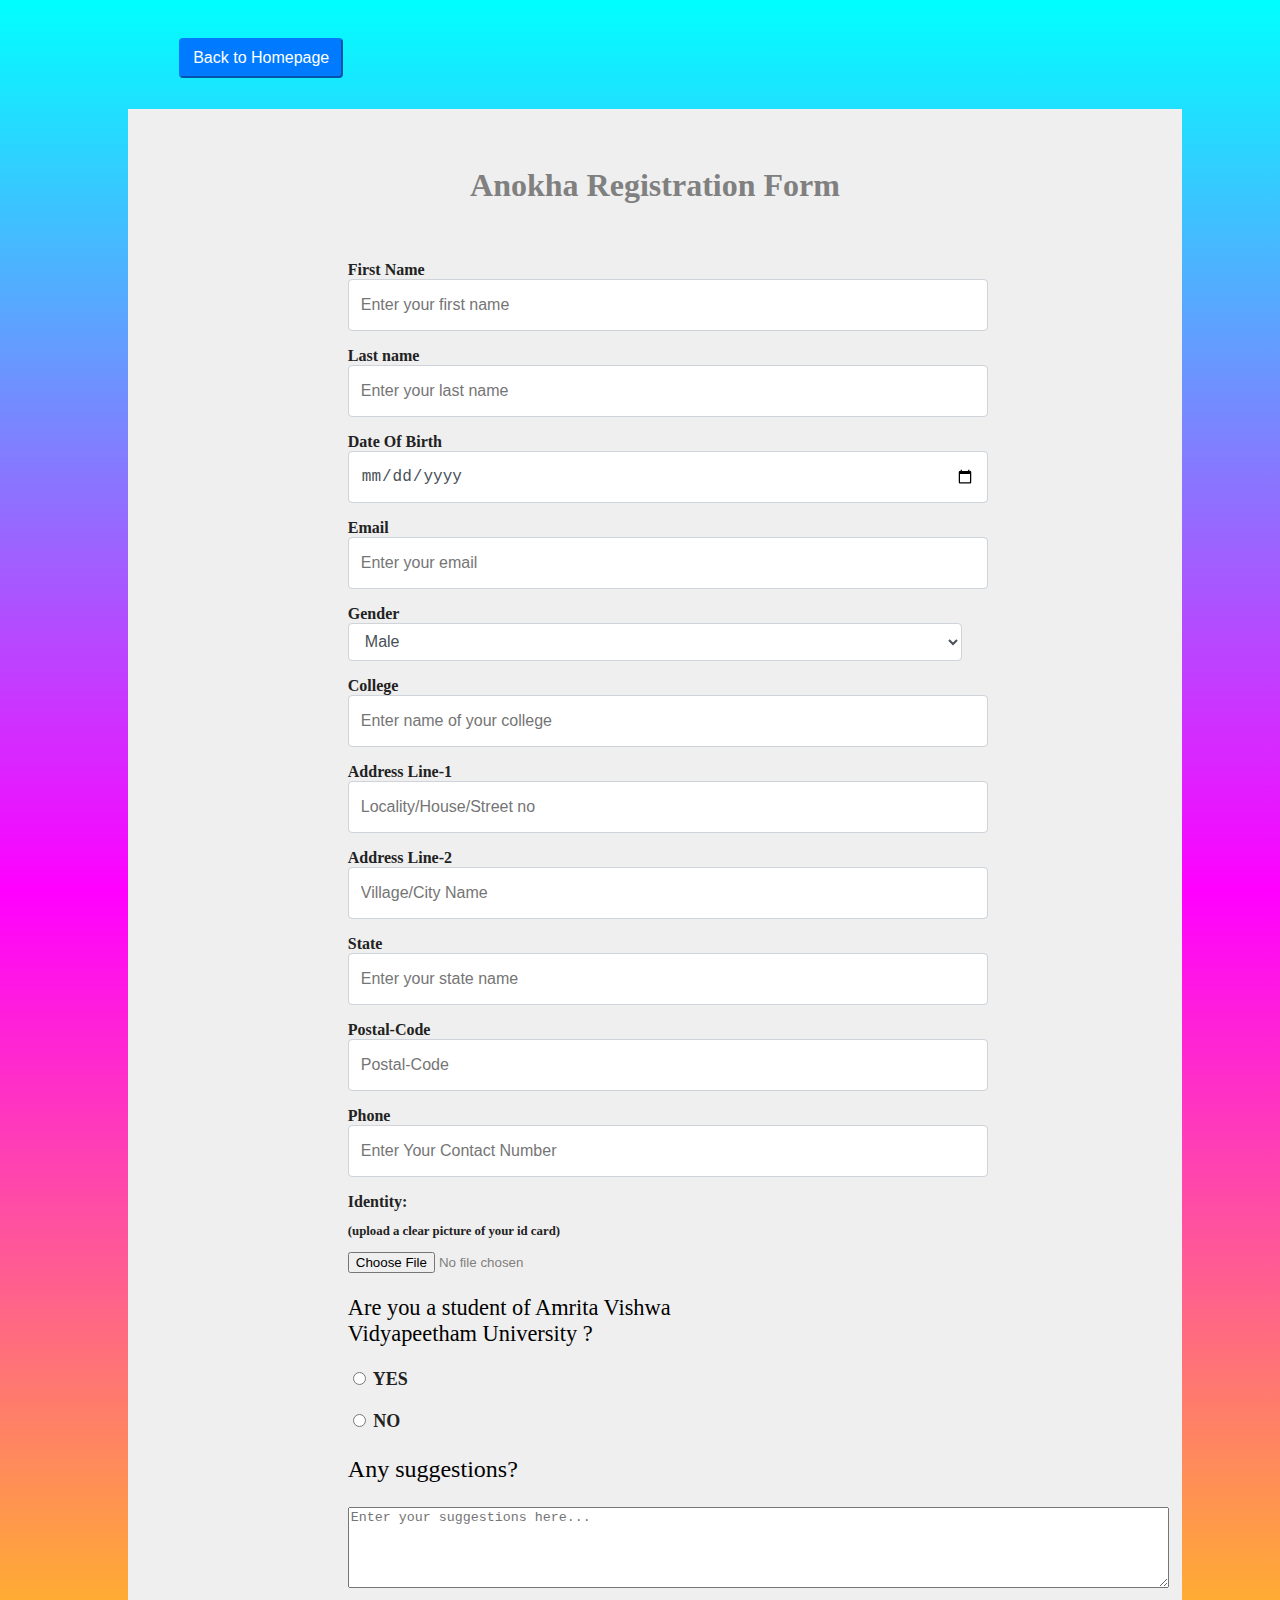
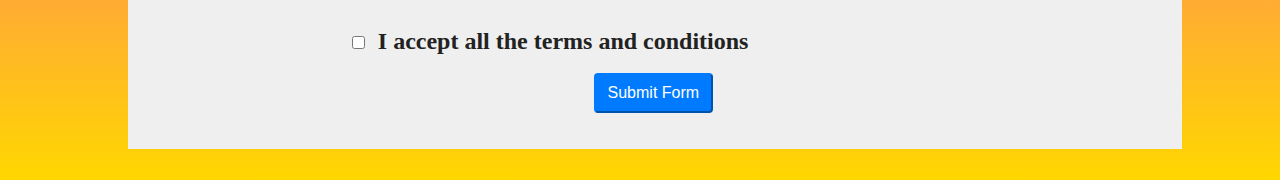
<file: Anokha 2023/forms/register.html>
<!DOCTYPE html>
<html>
<head>
   <meta charset="UTF-8">
    <meta name="viewport" content="width=device-width, initial-scale=1.0">
    <meta http-equiv="X-UA-Compatible" content="ie=edge">
    <link rel="stylesheet" type="text/css" href="style.css">
    <title>Registration Form</title>
    <script src="script.js"></script>
    <link rel="shortcut icon" type="image/x-icon" href="../assets/images/favicon.jpg" />

</head>
    <body>
        <button class="back-btn" onclick="javascript:history.back()">Back to Homepage</button>
        <div class="container">
        <form action="login.html">
            <br><br>
            <h1 style="text-align: center;">Anokha Registration Form</h1>
            <br><br>
        <div class="center-everything">
            <div class="col-sm-6 form-group">
                <label for="name-f">First Name</label>
                <input type="text" class="form-control" name="fname" id="name-f" onchange = "NameCheck()" placeholder="Enter your first name" required>
            </div>
            <div class="col-sm-6 form-group">
                <label for="name-l">Last name</label>
                <input type="text" class="form-control" name="lname" id="name-l" onchange = "NameCheck()" placeholder="Enter your last name" required>
            </div>
            <div class="col-sm-6 form-group">
                <label for="Date">Date Of Birth</label>
                <input type="Date" name="dob" class="form-control" id="Date" placeholder="" required>
            </div>
            <div class="col-sm-6 form-group">
                <label for="email">Email</label>
                <input type="email" class="form-control" name="email" id="email" onchange = "ValidateEmail()" placeholder="Enter your email" required>
            </div>

            <div class="col-sm-6 form-group">
                <label for="sex">Gender</label>
                <select id="sex" class="form-control">
                <option value="male">Male</option>
                <option value="female">Female</option>
                <option value="unspesified">Non Binary</option>
            </select>
            </div>

            <div class="col-sm-6 form-group">
                <label>College</label>
                <input type="text" class="form-control" placeholder="Enter name of your college" required>
            </div>
            
            <div class="col-sm-6 form-group">
                <label for="address-1">Address Line-1</label>
                <input type="address" class="form-control" name="Locality" id="address-1" placeholder="Locality/House/Street no" required>
            </div>
            <div class="col-sm-6 form-group">
                <label for="address-2">Address Line-2</label>
                <input type="address" class="form-control" name="address" id="address-2" placeholder="Village/City Name" required>
            </div>
            <div class="col-sm-6 form-group">
                <label for="State">State</label>
                <input type="address" class="form-control" name="State" id="State" placeholder="Enter your state name" required>
            </div>
            <div class="col-sm-6 form-group">
                <label for="zip">Postal-Code</label>
                <input type="zip" class="form-control" name="Zip" id="zip" placeholder="Postal-Code" required>
            </div>

            <div class="col-sm-6 form-group">
                <label for="tel">Phone</label>
                <input type="tel" name="phone" class="form-control" id="tel" onchange="PhoneNumberCheck()" placeholder="Enter Your Contact Number" required>
            </div>
            <div class="col-sm-6 form-group">
                <label id="upload-label">Identity:<p style="font-size: 80%;">(upload a clear picture of your id card)</p></label>
                <input type="file" id="myfile" name="myfile" class="form" onchange="fileValidation()">
            </div>
            <div class="col-sm-6 form-group">
                <p style="color: black;font-size: 140%;">Are you a student of Amrita Vishwa Vidyapeetham University ?</p>
                <label class="radio-inline" style="font-family:Consolas;font-size:18px;">
                <input type="radio" name="optradio"> YES
                <br><br>
                <input type="radio" name="optradio"> NO
                </label>
            </div>

            <p style="font-size: 150%; color: black;">Any suggestions?</p>
            <textarea rows="5" cols="100" id="comments" name="comment" placeholder="Enter your suggestions here..."></textarea>
            <br><br><br>
            <div class="col-sm-6">
                <input type="checkbox" class="form-check" id="chb" required>
                <label for="chb" style="font-size: 150%;">&nbsp;I accept all the terms and conditions</label>
            </div>

            <div class="col-sm-6 form-group">
                <br>
               <button class="btn">Submit Form</button>
               <br><br><br>
            </div>
            
        </div>
        </div>
        </form>
    </div>
</div>


</body>
</html>
</file>
<file: Anokha 2023/assets/css/tiny-slider.css>
.tns-outer{padding:0!important}.tns-outer [hidden]{display:none!important}.tns-outer [aria-controls],.tns-outer [data-action]{cursor:pointer}.tns-slider{-webkit-transition:all 0s;-moz-transition:all 0s;transition:all 0s}.tns-slider>.tns-item{-webkit-box-sizing:border-box;-moz-box-sizing:border-box;box-sizing:border-box}.tns-horizontal.tns-subpixel{white-space:nowrap}.tns-horizontal.tns-subpixel>.tns-item{display:inline-block;vertical-align:top;white-space:normal}.tns-horizontal.tns-no-subpixel:after{content:'';display:table;clear:both}.tns-horizontal.tns-no-subpixel>.tns-item{float:left}.tns-horizontal.tns-carousel.tns-no-subpixel>.tns-item{margin-right:-100%}.tns-no-calc{position:relative;left:0}.tns-gallery{position:relative;left:0;min-height:1px}.tns-gallery>.tns-item{position:absolute;left:-100%;-webkit-transition:transform 0s,opacity 0s;-moz-transition:transform 0s,opacity 0s;transition:transform 0s,opacity 0s}.tns-gallery>.tns-slide-active{position:relative;left:auto!important}.tns-gallery>.tns-moving{-webkit-transition:all .25s;-moz-transition:all .25s;transition:all .25s}.tns-autowidth{display:inline-block}.tns-lazy-img{-webkit-transition:opacity .6s;-moz-transition:opacity .6s;transition:opacity .6s;opacity:.6}.tns-lazy-img.tns-complete{opacity:1}.tns-ah{-webkit-transition:height 0s;-moz-transition:height 0s;transition:height 0s}.tns-ovh{overflow:hidden}.tns-visually-hidden{position:absolute;left:-10000em}.tns-transparent{opacity:0;visibility:hidden}.tns-fadeIn{opacity:1;filter:alpha(opacity=100);z-index:0}.tns-normal,.tns-fadeOut{opacity:0;filter:alpha(opacity=0);z-index:-1}.tns-vpfix{white-space:nowrap}.tns-vpfix>div,.tns-vpfix>li{display:inline-block}.tns-t-subp2{margin:0 auto;width:310px;position:relative;height:10px;overflow:hidden}.tns-t-ct{width:2333.3333333%;width:-webkit-calc(100% * 70/3);width:-moz-calc(100% * 70/3);width:calc(100% * 70/3);position:absolute;right:0}.tns-t-ct:after{content:'';display:table;clear:both}.tns-t-ct>div{width:1.4285714%;width:-webkit-calc(100%/70);width:-moz-calc(100%/70);width:calc(100%/70);height:10px;float:left}
</file>
<file: assignments/assignment2/style.css>
label {
    font-weight: 600;
    color: #222;
}
body {
    margin-left: 10%;
    margin-right: 10%;
    margin-top: 3%;
    background: linear-gradient(cyan,magenta,gold);
}

.container
{
    color: grey;
    width: 100%;
	margin: 3%;
	background-color: #efefef;
	padding-right: 15px;
	padding-left: 15px;
	margin-right: auto;
	margin-left: auto
}

.center-everything
{
	align-items: center;
	margin-left: 20%


}

.col-sm-6 {
    -ms-flex: 0 0 50%;
    flex: 0 0 50%;
    max-width: 50%
}

.form-group {
	margin-bottom: 1rem

}

.form-control {
	display: block;
	width: 150%;
	height: calc(1.5em + .75rem + 2px);
	padding: .375rem .75rem;
	font-size: 1rem;
	font-weight: 400;
	line-height: 1.5;
	color: #495057;
	background-color: #fff;
	background-clip: padding-box;
	border: 1px solid #ced4da;
	border-radius: .25rem;
	transition: border-color .15s ease-in-out, box-shadow .15s ease-in-out
}

select
{
    width: 150%;
}

.form-check {
	position: relative;
	display: block;
	padding-left: 1.25rem;
    display: inline !important;
}

.btn
{
	display: inline-block;
	margin-left: 60%;
	font-weight: 400;
	padding: .375rem .75rem;
	font-size: 1rem;
	line-height: 1.5;
	border-radius: .25rem;
	color: #fff;
	background-color: #007bff;
	border-color: #007bff
}
</file>
<file: Anokha 2023/forms/style.css>
label {
    font-weight: 600;
    color: #222;
}
body {
    margin-left: 10%;
    margin-right: 10%;
    margin-top: 3%;
    background: linear-gradient(cyan,magenta,gold);
}

.container
{
    color: grey;
    width: 100%;
	margin: 3%;
	background-color: #efefef;
	padding-right: 15px;
	padding-left: 15px;
	margin-right: auto;
	margin-left: auto
}

.center-everything
{
	align-items: center;
	margin-left: 20%


}

.col-sm-6 {
    -ms-flex: 0 0 50%;
    flex: 0 0 50%;
    max-width: 50%
}

.form-group {
	margin-bottom: 1rem

}

.form-control {
	display: block;
	width: 150%;
	height: calc(1.5em + .75rem + 2px);
	padding: .375rem .75rem;
	font-size: 1rem;
	font-weight: 400;
	line-height: 1.5;
	color: #495057;
	background-color: #fff;
	background-clip: padding-box;
	border: 1px solid #ced4da;
	border-radius: .25rem;
	transition: border-color .15s ease-in-out, box-shadow .15s ease-in-out
}

select
{
    width: 150%;
}

.form-check {
	position: relative;
	display: block;
	padding-left: 1.25rem;
    display: inline !important;
}

.btn
{
	display: inline-block;
	margin-left: 60%;
	font-weight: 400;
	padding: .375rem .75rem;
	font-size: 1rem;
	line-height: 1.5;
	border-radius: .25rem;
	color: #fff;
	background-color: #007bff;
	border-color: #007bff
}

.back-btn
{
	display: inline-block;
	margin-left: 5%;
	font-weight: 400;
	padding: .375rem .75rem;
	font-size: 1rem;
	line-height: 1.5;
	border-radius: .25rem;
	color: #fff;
	background-color: #007bff;
	border-color: #007bff
}
</file>
<file: Anokha 2023/assets/css/main.css>
/*======================================
    Variables
========================================*/
/*======================================
    Normalize CSS
========================================*/
@import url("https://fonts.googleapis.com/css2?family=Roboto:ital,wght@0,300;0,400;0,500;0,700;0,900;1,100;1,300;1,400;1,500;1,700;1,900&display=swap");
@import url("https://fonts.googleapis.com/css2?family=Barlow:ital,wght@0,100;0,200;0,300;0,400;0,500;0,600;0,700;0,800;1,100;1,200;1,300;1,400;1,500;1,600;1,700;1,800&display=swap");
@import url('https://fonts.googleapis.com/css2?family=Exo:wght@800&family=Josefin+Sans:wght@300&family=Nunito:wght@300&display=swap');
@import url('https://fonts.googleapis.com/css2?family=Montserrat:wght@500&display=swap');
html {
  scroll-behavior: smooth;
}

/*pointer1*/

/**
* Template Name: TheEvent - v4.10.0
* Template URL: https://bootstrapmade.com/theevent-conference-event-bootstrap-template/
* Author: BootstrapMade.com
* License: https://bootstrapmade.com/license/
*/

/*--------------------------------------------------------------
# General
--------------------------------------------------------------*/
body {
  background: #fff;
  color: #2f3138;
  font-family: "Open Sans", sans-serif;
}

a {
  color: #f82249;
  text-decoration: none;
  transition: 0.5s;
}

a:hover,
a:active,
a:focus {
  color: #f8234a;
  outline: none;
  text-decoration: none;
}

p {
  padding: 0;
  margin: 0 0 30px 0;
}

h1,
h2,
h3,
h4,
h5,
h6 {
  font-family: "Raleway", sans-serif;
  font-weight: 400;
  margin: 0 0 20px 0;
  padding: 0;
  color: #0e1b4d;
}

.main-page {
  margin-top: 70px;
}

/* Prelaoder */
#preloader {
  position: fixed;
  left: 0;
  top: 0;
  z-index: 999;
  width: 100%;
  height: 100%;
  overflow: visible;
  background: #fff url("../img/preloader.svg") no-repeat center center;
}

/*--------------------------------------------------------------
# Back to top button
--------------------------------------------------------------*/
.back-to-top {
  position: fixed;
  visibility: hidden;
  opacity: 0;
  right: 15px;
  bottom: 15px;
  z-index: 996;
  background: #f82249;
  width: 40px;
  height: 40px;
  border-radius: 50px;
  transition: all 0.4s;
}

.back-to-top i {
  font-size: 28px;
  color: #fff;
  line-height: 0;
}

.back-to-top:hover {
  background: #f94a6a;
  color: #fff;
}

.back-to-top.active {
  visibility: visible;
  opacity: 1;
}

/* Sections Header
--------------------------------*/
.section-header {
  margin-bottom: 60px;
  position: relative;
  padding-bottom: 20px;
}

.section-header::before {
  content: "";
  position: absolute;
  display: block;
  width: 60px;
  height: 5px;
  background: #f82249;
  bottom: 0;
  left: calc(50% - 25px);
}

.section-header h2 {
  font-size: 36px;
  text-transform: uppercase;
  text-align: center;
  font-weight: 700;
  margin-bottom: 10px;
}

.section-header p {
  text-align: center;
  padding: 0;
  margin: 0;
  font-size: 18px;
  font-weight: 500;
  color: #9195a2;
}

.section-with-bg {
  background-color: #f6f7fd;
}

/*--------------------------------------------------------------
# Header
--------------------------------------------------------------*/
#header {
  height: 90px;
  position: fixed;
  left: 0;
  top: 0;
  right: 0;
  transition: all 0.5s;
  z-index: 997;
}

#header.header-scrolled,
#header.header-inner {
  background: rgba(6, 12, 34, 0.98);
  height: 70px;
}

#header #logo h1 {
  font-size: 36px;
  margin: 0;
  font-family: "Raleway", sans-serif;
  font-weight: 700;
  letter-spacing: 3px;
  text-transform: uppercase;
}

#header #logo h1 span {
  color: #f82249;
}

#header #logo h1 a,
#header #logo h1 a:hover {
  color: #fff;
}

#header #logo img {
  padding: 0;
  margin: 0;
  max-height: 40px;
}

@media (max-width: 992px) {
  #header #logo img {
    max-height: 30px;
  }
}

/*--------------------------------------------------------------
# Buy Tickets
--------------------------------------------------------------*/
.buy-tickets {
  color: #fff;
  background: #f82249;
  padding: 7px 22px;
  margin: 0 0 0 15px;
  border-radius: 50px;
  border: 2px solid #f82249;
  transition: all ease-in-out 0.3s;
  font-weight: 500;
  line-height: 1;
  font-size: 13px;
  white-space: nowrap;
}

.buy-tickets:hover {
  background: none;
  color: #fff;
}

.buy-tickets:focus {
  color: #fff;
}

@media (max-width: 992px) {
  .buy-tickets {
    margin: 0 15px 0 0;
  }
}

/*--------------------------------------------------------------
# Navigation Menu
--------------------------------------------------------------*/
/**
* Desktop Navigation 
*/
.navbar {
  padding: 0;
}

.navbar ul {
  margin: 0;
  padding: 0;
  display: flex;
  list-style: none;
  align-items: center;
}

.navbar li {
  position: relative;
}

.navbar>ul>li {
  white-space: nowrap;
  padding: 10px 0 10px 12px;
}

.navbar a,
.navbar a:focus {
  display: flex;
  align-items: center;
  justify-content: space-between;
  color: rgba(202, 206, 221, 0.8);
  font-family: "Raleway", sans-serif;
  font-weight: 600;
  font-size: 14px;
  white-space: nowrap;
  transition: 0.3s;
  position: relative;
  padding: 6px 4px;
}

.navbar a i,
.navbar a:focus i {
  font-size: 12px;
  line-height: 0;
  margin-left: 5px;
}

.navbar>ul>li>a:before {
  content: "";
  position: absolute;
  width: 0;
  height: 2px;
  bottom: -6px;
  left: 0;
  background-color: #f82249;
  visibility: hidden;
  transition: all 0.3s ease-in-out 0s;
}

.navbar a:hover:before,
.navbar li:hover>a:before,
.navbar .active:before {
  visibility: visible;
  width: 100%;
}

.navbar a:hover,
.navbar .active,
.navbar .active:focus,
.navbar li:hover>a {
  color: #fff;
}

.navbar .dropdown ul {
  display: block;
  position: absolute;
  left: 12px;
  top: calc(100% + 30px);
  margin: 0;
  padding: 10px 0;
  z-index: 99;
  opacity: 0;
  visibility: hidden;
  background: #fff;
  box-shadow: 0px 0px 30px rgba(127, 137, 161, 0.25);
  transition: 0.3s;
}

.navbar .dropdown ul li {
  min-width: 200px;
}

.navbar .dropdown ul a {
  padding: 10px 20px;
  font-size: 14px;
  text-transform: none;
  color: #060c22;
}

.navbar .dropdown ul a i {
  font-size: 12px;
}

.navbar .dropdown ul a:hover,
.navbar .dropdown ul .active:hover,
.navbar .dropdown ul li:hover>a {
  color: #f82249;
}

.navbar .dropdown:hover>ul {
  opacity: 1;
  top: 100%;
  visibility: visible;
}

.navbar .dropdown .dropdown ul {
  top: 0;
  left: calc(100% - 30px);
  visibility: hidden;
}

.navbar .dropdown .dropdown:hover>ul {
  opacity: 1;
  top: 0;
  left: 100%;
  visibility: visible;
}

@media (max-width: 1366px) {
  .navbar .dropdown .dropdown ul {
    left: -90%;
  }

  .navbar .dropdown .dropdown:hover>ul {
    left: -100%;
  }
}

/**
* Mobile Navigation 
*/
.mobile-nav-toggle {
  color: #fff;
  font-size: 28px;
  cursor: pointer;
  display: none;
  line-height: 0;
  transition: 0.5s;
}

@media (max-width: 991px) {
  .mobile-nav-toggle {
    display: block;
  }

  .navbar ul {
    display: none;
  }
}

.navbar-mobile {
  position: fixed;
  overflow: hidden;
  top: 0;
  right: 0;
  left: 0;
  bottom: 0;
  background: rgba(0, 0, 0, 0.9);
  transition: 0.3s;
  z-index: 999;
}

.navbar-mobile .mobile-nav-toggle {
  position: absolute;
  top: 15px;
  right: 15px;
}

.navbar-mobile ul {
  display: block;
  position: absolute;
  top: 55px;
  right: 15px;
  bottom: 15px;
  left: 15px;
  padding: 10px 0;
  background-color: #fff;
  overflow-y: auto;
  transition: 0.3s;
}

.navbar-mobile>ul>li {
  padding: 0;
}

.navbar-mobile a:hover:before,
.navbar-mobile li:hover>a:before,
.navbar-mobile .active:before {
  visibility: hidden;
}

.navbar-mobile a,
.navbar-mobile a:focus {
  padding: 10px 20px;
  font-size: 15px;
  color: #060c22;
}

.navbar-mobile a:hover,
.navbar-mobile .active,
.navbar-mobile li:hover>a {
  color: #f82249;
}

.navbar-mobile .getstarted,
.navbar-mobile .getstarted:focus {
  margin: 15px;
}

.navbar-mobile .dropdown ul {
  position: static;
  display: none;
  margin: 10px 20px;
  padding: 10px 0;
  z-index: 99;
  opacity: 1;
  visibility: visible;
  background: #fff;
  box-shadow: 0px 0px 30px rgba(127, 137, 161, 0.25);
}

.navbar-mobile .dropdown ul li {
  min-width: 200px;
}

.navbar-mobile .dropdown ul a {
  padding: 10px 20px;
}

.navbar-mobile .dropdown ul a i {
  font-size: 12px;
}

.navbar-mobile .dropdown ul a:hover,
.navbar-mobile .dropdown ul .active:hover,
.navbar-mobile .dropdown ul li:hover>a {
  color: #f82249;
}

.navbar-mobile .dropdown>.dropdown-active {
  display: block;
}

/*--------------------------------------------------------------
# Hero Section
--------------------------------------------------------------*/
#hero {
  width: 100%;
  height: 100vh;
  background: url(../img/hero-bg.jpg) top center;
  background-size: cover;
  overflow: hidden;
  position: relative;
}

@media (min-width: 1024px) {
  #hero {
    background-attachment: fixed;
  }
}

#hero:before {
  content: "";
  background: rgba(6, 12, 34, 0.8);
  position: absolute;
  bottom: 0;
  top: 0;
  left: 0;
  right: 0;
}

#hero .hero-container {
  position: absolute;
  bottom: 0;
  left: 0;
  top: 90px;
  right: 0;
  display: flex;
  justify-content: center;
  align-items: center;
  flex-direction: column;
  text-align: center;
  padding: 0 15px;
}

@media (max-width: 991px) {
  #hero .hero-container {
    top: 70px;
  }
}

#hero h1 {
  color: #fff;
  font-family: "Raleway", sans-serif;
  font-size: 56px;
  font-weight: 600;
  text-transform: uppercase;
}

#hero h1 span {
  color: #f82249;
}

@media (max-width: 991px) {
  #hero h1 {
    font-size: 34px;
  }
}

#hero p {
  color: #ebebeb;
  font-weight: 700;
  font-size: 20px;
}

@media (max-width: 991px) {
  #hero p {
    font-size: 16px;
  }
}

#hero .play-btn {
  width: 94px;
  height: 94px;
  background: radial-gradient(#f82249 50%, rgba(101, 111, 150, 0.15) 52%);
  border-radius: 50%;
  display: block;
  position: relative;
  overflow: hidden;
}

#hero .play-btn::after {
  content: "";
  position: absolute;
  left: 50%;
  top: 50%;
  transform: translateX(-40%) translateY(-50%);
  width: 0;
  height: 0;
  border-top: 10px solid transparent;
  border-bottom: 10px solid transparent;
  border-left: 15px solid #fff;
  z-index: 100;
  transition: all 400ms cubic-bezier(0.55, 0.055, 0.675, 0.19);
}

#hero .play-btn:before {
  content: "";
  position: absolute;
  width: 120px;
  height: 120px;
  -webkit-animation-delay: 0s;
  animation-delay: 0s;
  -webkit-animation: pulsate-btn 2s;
  animation: pulsate-btn 2s;
  -webkit-animation-direction: forwards;
  animation-direction: forwards;
  -webkit-animation-iteration-count: infinite;
  animation-iteration-count: infinite;
  -webkit-animation-timing-function: steps;
  animation-timing-function: steps;
  opacity: 1;
  border-radius: 50%;
  border: 2px solid rgba(163, 163, 163, 0.4);
  top: -15%;
  left: -15%;
  background: rgba(198, 16, 0, 0);
}

#hero .play-btn:hover::after {
  border-left: 15px solid #f82249;
  transform: scale(20);
}

#hero .play-btn:hover::before {
  content: "";
  position: absolute;
  left: 50%;
  top: 50%;
  transform: translateX(-40%) translateY(-50%);
  width: 0;
  height: 0;
  border: none;
  border-top: 10px solid transparent;
  border-bottom: 10px solid transparent;
  border-left: 15px solid #fff;
  z-index: 200;
  -webkit-animation: none;
  animation: none;
  border-radius: 0;
}

#hero .about-btn {
  font-family: "Raleway", sans-serif;
  font-weight: 500;
  font-size: 14px;
  letter-spacing: 1px;
  display: inline-block;
  padding: 12px 32px;
  border-radius: 50px;
  transition: 0.5s;
  line-height: 1;
  margin: 10px;
  color: #fff;
  -webkit-animation-delay: 0.8s;
  animation-delay: 0.8s;
  border: 2px solid #f82249;
}

#hero .about-btn:hover {
  background: #f82249;
  color: #fff;
}

@-webkit-keyframes pulsate-btn {
  0% {
    transform: scale(0.6, 0.6);
    opacity: 1;
  }

  100% {
    transform: scale(1, 1);
    opacity: 0;
  }
}

@keyframes pulsate-btn {
  0% {
    transform: scale(0.6, 0.6);
    opacity: 1;
  }

  100% {
    transform: scale(1, 1);
    opacity: 0;
  }
}

/*--------------------------------------------------------------
# About Section
--------------------------------------------------------------*/
#about {
  background: url("../img/about-bg.jpg");
  background-size: cover;
  overflow: hidden;
  position: relative;
  color: #fff;
  padding: 60px 0 40px 0;
}

@media (min-width: 1024px) {
  #about {
    background-attachment: fixed;
  }
}

#about:before {
  content: "";
  background: rgba(13, 20, 41, 0.8);
  position: absolute;
  bottom: 0;
  top: 0;
  left: 0;
  right: 0;
}

#about h2 {
  font-size: 36px;
  font-weight: bold;
  margin-bottom: 10px;
  color: #fff;
}

#about h3 {
  font-size: 18px;
  font-weight: bold;
  text-transform: uppercase;
  margin-bottom: 10px;
  color: #fff;
}

#about p {
  font-size: 14px;
  margin-bottom: 20px;
  color: #fff;
}

/*--------------------------------------------------------------
# Speakers Section
--------------------------------------------------------------*/
#speakers {
  padding: 60px 0 30px 0;
}

#speakers .speaker {
  position: relative;
  overflow: hidden;
  margin-bottom: 30px;
}

#speakers .speaker .details {
  background: rgba(6, 12, 34, 0.76);
  position: absolute;
  left: 0;
  bottom: -40px;
  right: 0;
  text-align: center;
  padding-top: 10px;
  transition: all 300ms cubic-bezier(0.645, 0.045, 0.355, 1);
}

#speakers .speaker .details h3 {
  color: #fff;
  font-size: 22px;
  font-weight: 600;
  margin-bottom: 5px;
}

#speakers .speaker .details p {
  color: #fff;
  font-size: 15px;
  margin-bottom: 10px;
  font-style: italic;
}

#speakers .speaker .details .social {
  height: 40px;
}

#speakers .speaker .details .social i {
  line-height: 0;
  margin: 0 2px;
}

#speakers .speaker .details a {
  color: #fff;
}

#speakers .speaker .details a:hover {
  color: #f82249;
}

#speakers .speaker:hover .details {
  bottom: 0;
}

#speakers-details {
  padding: 60px 0;
}

#speakers-details .details h2 {
  color: #112363;
  font-size: 28px;
  font-weight: 700;
  margin-bottom: 10px;
}

#speakers-details .details .social {
  margin-bottom: 15px;
}

#speakers-details .details .social a {
  background: #e9edfb;
  color: #112363;
  line-height: 1;
  display: inline-block;
  text-align: center;
  border-radius: 50%;
  width: 36px;
  height: 36px;
  display: inline-flex;
  align-items: center;
  justify-content: center;
}

#speakers-details .details .social a:hover {
  background: #f82249;
  color: #fff;
}

#speakers-details .details .social a i {
  font-size: 16px;
  line-height: 0;
}

#speakers-details .details p {
  color: #112363;
  font-size: 15px;
  margin-bottom: 10px;
}

/*--------------------------------------------------------------
# Schedule Section
--------------------------------------------------------------*/
#schedule {
  padding: 60px 0 60px 0;
}

#schedule .nav-tabs {
  text-align: center;
  margin: auto;
  display: block;
  border-bottom: 0;
  margin-bottom: 30px;
}

#schedule .nav-tabs li {
  display: inline-block;
  margin-bottom: 0;
}

#schedule .nav-tabs a {
  border: none;
  border-radius: 50px;
  font-weight: 600;
  background-color: #0e1b4d;
  color: #fff;
  padding: 10px 100px;
}

@media (max-width: 991px) {
  #schedule .nav-tabs a {
    padding: 8px 60px;
  }
}

@media (max-width: 767px) {
  #schedule .nav-tabs a {
    padding: 8px 50px;
  }
}

@media (max-width: 480px) {
  #schedule .nav-tabs a {
    padding: 8px 30px;
  }
}

#schedule .nav-tabs a.active {
  background-color: #f82249;
  color: #fff;
}

#schedule .sub-heading {
  text-align: center;
  font-size: 18px;
  font-style: italic;
  margin: 0 auto 30px auto;
}

@media (min-width: 991px) {
  #schedule .sub-heading {
    width: 75%;
  }
}

#schedule .tab-pane {
  transition: ease-in-out 0.2s;
}

#schedule .schedule-item {
  border-bottom: 1px solid #cad4f6;
  padding-top: 15px;
  padding-bottom: 15px;
  transition: background-color ease-in-out 0.3s;
}

#schedule .schedule-item:hover {
  background-color: #fff;
}

#schedule .schedule-item time {
  padding-bottom: 5px;
  display: inline-block;
}

#schedule .schedule-item .speaker {
  width: 60px;
  height: 60px;
  overflow: hidden;
  border-radius: 50%;
  float: left;
  margin: 0 10px 10px 0;
}

#schedule .schedule-item .speaker img {
  height: 100%;
  transform: translateX(-50%);
  margin-left: 50%;
  transition: all ease-in-out 0.3s;
}

#schedule .schedule-item h4 {
  font-size: 18px;
  font-weight: 600;
  margin-bottom: 5px;
}

#schedule .schedule-item h4 span {
  font-style: italic;
  color: #19328e;
  font-weight: normal;
  font-size: 16px;
}

#schedule .schedule-item p {
  font-style: italic;
  color: #152b79;
  margin-bottom: 0;
}

/*--------------------------------------------------------------
# Venue Section
--------------------------------------------------------------*/
#venue {
  padding: 60px 0;
}

#venue .container-fluid {
  margin-bottom: 3px;
}

#venue .venue-map iframe {
  width: 100%;
  height: 100%;
  min-height: 300px;
}

#venue .venue-info {
  background: url("../img/venue-info-bg.jpg") top center no-repeat;
  background-size: cover;
  position: relative;
  padding-top: 60px;
  padding-bottom: 60px;
}

#venue .venue-info:before {
  content: "";
  background: rgba(13, 20, 41, 0.8);
  position: absolute;
  bottom: 0;
  top: 0;
  left: 0;
  right: 0;
}

#venue .venue-info h3 {
  font-size: 36px;
  font-weight: 700;
  color: #fff;
}

@media (max-width: 574px) {
  #venue .venue-info h3 {
    font-size: 24px;
  }
}

#venue .venue-info p {
  color: #fff;
  margin-bottom: 0;
}

#venue .venue-gallery-container {
  padding-right: 12px;
}

#venue .venue-gallery {
  overflow: hidden;
  border-right: 3px solid #fff;
  border-bottom: 3px solid #fff;
}

#venue .venue-gallery img {
  transition: all ease-in-out 0.4s;
}

#venue .venue-gallery:hover img {
  transform: scale(1.1);
}

/*--------------------------------------------------------------
# Hotels Section
--------------------------------------------------------------*/
#hotels {
  padding: 60px 0;
}

#hotels .hotel {
  border: 1px solid #e0e5fa;
  background: #fff;
  margin-bottom: 30px;
}

#hotels .hotel:hover .hotel-img img {
  transform: scale(1.1);
}

#hotels .hotel-img {
  overflow: hidden;
  margin-bottom: 15px;
}

#hotels .hotel-img img {
  transition: 0.3s ease-in-out;
}

#hotels h3 {
  font-weight: 600;
  font-size: 20px;
  margin-bottom: 5px;
  padding: 0 20px;
}

#hotels a {
  color: #152b79;
}

#hotels a:hover {
  color: #f82249;
}

#hotels .stars {
  padding: 0 20px;
  margin-bottom: 5px;
}

#hotels .stars i {
  color: rgb(255, 195, 29);
}

#hotels p {
  padding: 0 20px;
  margin-bottom: 20px;
  color: #060c22;
  font-style: italic;
  font-size: 15px;
}

/*--------------------------------------------------------------
# Gallery Section
--------------------------------------------------------------*/
#gallery {
  padding: 60px;
  overflow: hidden;
}

#gallery .swiper-pagination {
  margin-top: 20px;
  position: relative;
}

#gallery .swiper-pagination .swiper-pagination-bullet {
  width: 12px;
  height: 12px;
  background-color: #fff;
  opacity: 1;
  border: 1px solid #f82249;
}

#gallery .swiper-pagination .swiper-pagination-bullet-active {
  background-color: #f82249;
}

#gallery .swiper-slide-active {
  text-align: center;
}

@media (min-width: 992px) {
  #gallery .swiper-wrapper {
    padding: 40px 0;
  }

  #gallery .swiper-slide-active {
    border: 5px solid #f82249;
    padding: 4px;
    background: #fff;
    z-index: 1;
    transform: scale(1.15);
    margin-top: 6px;
  }
}

/*--------------------------------------------------------------
# Sponsors Section
--------------------------------------------------------------*/
#supporters {
  padding: 60px 0;
}

#supporters .supporters-wrap {
  border-top: 1px solid #e0e5fa;
  border-left: 1px solid #e0e5fa;
  margin-bottom: 30px;
}

#supporters .supporter-logo {
  padding: 30px;
  display: flex;
  justify-content: center;
  align-items: center;
  border-right: 1px solid #e0e5fa;
  border-bottom: 1px solid #e0e5fa;
  overflow: hidden;
  background: rgba(255, 255, 255, 0.5);
  height: 160px;
}

#supporters .supporter-logo:hover img {
  transform: scale(1.2);
}

#supporters img {
  transition: all 0.4s ease-in-out;
}

/*--------------------------------------------------------------
# F.A.Q Section
--------------------------------------------------------------*/
#faq {
  padding: 60px 0;
}

#faq .faq-list {
  padding: 0;
  list-style: none;
}

#faq .faq-list li {
  border-bottom: 1px solid #e9eaed;
  margin-bottom: 20px;
  padding-bottom: 20px;
}

#faq .faq-list .question {
  display: block;
  position: relative;
  font-family: #f82249;
  font-size: 18px;
  line-height: 24px;
  font-weight: 400;
  padding-left: 25px;
  cursor: pointer;
  color: #e0072f;
  transition: 0.3s;
}

#faq .faq-list i {
  font-size: 16px;
  position: absolute;
  left: 0;
  top: -2px;
}

#faq .faq-list p {
  margin-bottom: 0;
  padding: 10px 0 0 25px;
}

#faq .faq-list .icon-show {
  display: none;
}

#faq .faq-list .collapsed {
  color: black;
}

#faq .faq-list .collapsed:hover {
  color: #f82249;
}

#faq .faq-list .collapsed .icon-show {
  display: inline-block;
  transition: 0.6s;
}

#faq .faq-list .collapsed .icon-close {
  display: none;
  transition: 0.6s;
}

/*--------------------------------------------------------------
# Subscribe Section
--------------------------------------------------------------*/
#subscribe {
  padding: 60px;
  background: url(../img/subscribe-bg.jpg) center center no-repeat;
  background-size: cover;
  overflow: hidden;
  position: relative;
}

#subscribe:before {
  content: "";
  background: rgba(6, 12, 34, 0.6);
  position: absolute;
  bottom: 0;
  top: 0;
  left: 0;
  right: 0;
}

@media (min-width: 1024px) {
  #subscribe {
    background-attachment: fixed;
  }
}

#subscribe .section-header h2,
#subscribe p {
  color: #fff;
}

#subscribe input {
  background: #fff;
  color: #060c22;
  border: 0;
  outline: none;
  margin: 0;
  padding: 9px 20px;
  border-radius: 50px;
  font-size: 14px;
}

@media (min-width: 767px) {
  #subscribe input {
    min-width: 400px;
  }
}

#subscribe button {
  border: 0;
  padding: 9px 25px;
  cursor: pointer;
  background: #f82249;
  color: #fff;
  transition: all 0.3s ease;
  outline: none;
  font-size: 14px;
  border-radius: 50px;
}

#subscribe button:hover {
  background: #e0072f;
}

@media (max-width: 460px) {
  #subscribe button {
    margin-top: 10px;
  }
}

/*--------------------------------------------------------------
# Buy Tickets Section
--------------------------------------------------------------*/
#buy-tickets {
  padding: 60px 0;
}

#buy-tickets .card {
  border: none;
  border-radius: 5px;
  transition: all 0.3s ease-in-out;
  box-shadow: 0 10px 25px 0 rgba(6, 12, 34, 0.1);
}

#buy-tickets .card:hover {
  box-shadow: 0 10px 35px 0 rgba(6, 12, 34, 0.2);
}

#buy-tickets .card hr {
  margin: 25px 0;
}

#buy-tickets .card .card-title {
  margin: 10px 0;
  font-size: 14px;
  letter-spacing: 1px;
  font-weight: bold;
}

#buy-tickets .card .card-price {
  font-size: 48px;
  margin: 0;
}

#buy-tickets .card ul li {
  margin-bottom: 20px;
}

#buy-tickets .card .text-muted {
  opacity: 0.7;
}

#buy-tickets .card .btn {
  font-size: 15px;
  border-radius: 50px;
  padding: 10px 40px;
  transition: all 0.2s;
  background-color: #f82249;
  border: 0;
  color: #fff;
}

#buy-tickets .card .btn:hover {
  background-color: #e0072f;
}

#buy-tickets #buy-ticket-modal input,
#buy-tickets #buy-ticket-modal select {
  border-radius: 0;
}

#buy-tickets #buy-ticket-modal .btn {
  font-size: 15px;
  border-radius: 50px;
  padding: 10px 40px;
  transition: all 0.2s;
  background-color: #f82249;
  border: 0;
  color: #fff;
}

#buy-tickets #buy-ticket-modal .btn:hover {
  background-color: #e0072f;
}

/*--------------------------------------------------------------
# Contact Section
--------------------------------------------------------------*/
#contact {
  padding: 60px 0;
}

#contact .contact-info {
  margin-bottom: 20px;
  text-align: center;
}

#contact .contact-info i {
  font-size: 48px;
  display: inline-block;
  margin-bottom: 10px;
  color: #f82249;
}

#contact .contact-info address,
#contact .contact-info p {
  margin-bottom: 0;
  color: #112363;
}

#contact .contact-info h3 {
  font-size: 18px;
  margin-bottom: 15px;
  font-weight: bold;
  text-transform: uppercase;
  color: #112363;
}

#contact .contact-info a {
  color: #4869df;
}

#contact .contact-info a:hover {
  color: #f82249;
}

#contact .contact-address,
#contact .contact-phone,
#contact .contact-email {
  margin-bottom: 20px;
}

@media (min-width: 768px) {

  #contact .contact-address,
  #contact .contact-phone,
  #contact .contact-email {
    padding: 20px 0;
  }
}

@media (min-width: 768px) {
  #contact .contact-phone {
    border-left: 1px solid #ddd;
    border-right: 1px solid #ddd;
  }
}

#contact .php-email-form .error-message {
  display: none;
  color: #fff;
  background: #ed3c0d;
  text-align: left;
  padding: 15px;
  font-weight: 600;
}

#contact .php-email-form .error-message br+br {
  margin-top: 25px;
}

#contact .php-email-form .sent-message {
  display: none;
  color: #fff;
  background: #18d26e;
  text-align: center;
  padding: 15px;
  font-weight: 600;
}

#contact .php-email-form .loading {
  display: none;
  background: #fff;
  text-align: center;
  padding: 15px;
}

#contact .php-email-form .loading:before {
  content: "";
  display: inline-block;
  border-radius: 50%;
  width: 24px;
  height: 24px;
  margin: 0 10px -6px 0;
  border: 3px solid #18d26e;
  border-top-color: #eee;
  -webkit-animation: animate-loading 1s linear infinite;
  animation: animate-loading 1s linear infinite;
}

#contact .php-email-form input,
#contact .php-email-form textarea {
  border-radius: 0;
  box-shadow: none;
  font-size: 14px;
}

#contact .php-email-form input:focus,
#contact .php-email-form textarea:focus {
  border-color: #f82249;
}

#contact .php-email-form input {
  padding: 10px 15px;
}

#contact .php-email-form textarea {
  padding: 12px 15px;
}

#contact .php-email-form button[type=submit] {
  background: #f82249;
  border: 0;
  padding: 10px 40px;
  color: #fff;
  transition: 0.4s;
  border-radius: 50px;
  cursor: pointer;
}

#contact .php-email-form button[type=submit]:hover {
  background: #e0072f;
}

@-webkit-keyframes animate-loading {
  0% {
    transform: rotate(0deg);
  }

  100% {
    transform: rotate(360deg);
  }
}

@keyframes animate-loading {
  0% {
    transform: rotate(0deg);
  }

  100% {
    transform: rotate(360deg);
  }
}

/*--------------------------------------------------------------
# Footer
--------------------------------------------------------------*/
#footer {
  background: #101522;
  padding: 0 0 25px 0;
  color: #eee;
  font-size: 14px;
}

#footer .footer-top {
  background: #040919;
  padding: 60px 0 30px 0;
}

#footer .footer-top .footer-info {
  margin-bottom: 30px;
}

#footer .footer-top .footer-info h3 {
  font-size: 26px;
  margin: 0 0 20px 0;
  padding: 2px 0 2px 0;
  line-height: 1;
  font-family: "Raleway", sans-serif;
  font-weight: 700;
  color: #fff;
}

#footer .footer-top .footer-info img {
  height: 40px;
  margin-bottom: 10px;
}

#footer .footer-top .footer-info p {
  font-size: 14px;
  line-height: 24px;
  margin-bottom: 0;
  font-family: "Raleway", sans-serif;
  color: #fff;
}

#footer .footer-top .social-links a {
  display: inline-block;
  background: #222636;
  color: #eee;
  line-height: 1;
  margin-right: 4px;
  border-radius: 50%;
  width: 36px;
  height: 36px;
  transition: 0.3s;
  display: inline-flex;
  align-items: center;
  justify-content: center;
}

#footer .footer-top .social-links a i {
  line-height: 0;
  font-size: 16px;
}

#footer .footer-top .social-links a:hover {
  background: #f82249;
  color: #fff;
}

#footer .footer-top h4 {
  font-size: 14px;
  font-weight: bold;
  color: #fff;
  text-transform: uppercase;
  position: relative;
  padding-bottom: 12px;
  border-bottom: 2px solid #f82249;
}

#footer .footer-top .footer-links {
  margin-bottom: 30px;
}

#footer .footer-top .footer-links ul {
  list-style: none;
  padding: 0;
  margin: 0;
}

#footer .footer-top .footer-links ul i {
  padding-right: 5px;
  color: #f82249;
  font-size: 18px;
}

#footer .footer-top .footer-links ul li {
  border-bottom: 1px solid #262c44;
  padding: 10px 0;
}

#footer .footer-top .footer-links ul li:first-child {
  padding-top: 0;
}

#footer .footer-top .footer-links ul a {
  color: #eee;
}

#footer .footer-top .footer-links ul a:hover {
  color: #f82249;
}

#footer .footer-top .footer-contact {
  margin-bottom: 30px;
}

#footer .footer-top .footer-contact p {
  line-height: 26px;
}

#footer .footer-top .footer-newsletter {
  margin-bottom: 30px;
}

#footer .footer-top .footer-newsletter input[type=email] {
  border: 0;
  padding: 6px 8px;
  width: 65%;
}

#footer .footer-top .footer-newsletter input[type=submit] {
  background: #f82249;
  border: 0;
  width: 35%;
  padding: 6px 0;
  text-align: center;
  color: #fff;
  transition: 0.3s;
  cursor: pointer;
}

#footer .footer-top .footer-newsletter input[type=submit]:hover {
  background: #e0072f;
}

#footer .copyright {
  text-align: center;
  padding-top: 30px;
}

#footer .credits {
  text-align: center;
  font-size: 13px;
  color: #ddd;
}

/*pointer2*/



body {
  font-family: "Roboto", sans-serif;
  font-weight: normal;
  font-style: normal;
  color: #727272;
  overflow-x: hidden;
  font-size: 15px;
}

p {
  margin: 0;
  padding: 0;
  font-size: 15px;
  line-height: 24px;
}

* {
  margin: 0;
  padding: 0;
}

.navbar-toggler:focus,
a:focus,
input:focus,
textarea:focus,
button:focus,
.btn:focus,
.btn.focus,
.btn:not(:disabled):not(.disabled).active,
.btn:not(:disabled):not(.disabled):active {
  text-decoration: none;
  outline: none;
  outline: none !important;
  border-color: none !important;
  -webkit-box-shadow: none !important;
          box-shadow: none !important;
}

.form-check-input:checked {
  background-color: #3813c2;
  border-color: #3813c2;
}

select {
  -webkit-writing-mode: horizontal-tb !important;
  text-rendering: auto;
  color: #101130;
  letter-spacing: normal;
  word-spacing: normal;
  text-transform: none;
  text-indent: 0px;
  text-shadow: none;
  display: inline-block;
  text-align: start;
  -webkit-appearance: menulist;
     -moz-appearance: menulist;
          appearance: menulist;
  -webkit-box-sizing: border-box;
          box-sizing: border-box;
  -webkit-box-align: center;
      -ms-flex-align: center;
          align-items: center;
  white-space: pre;
  -webkit-rtl-ordering: logical;
  background-color: -internal-light-dark(white, #3b3b3b);
  cursor: default;
  margin: 0em;
  font: 400 14px;
  border-radius: 0px;
  border-width: 1px;
  border-style: solid;
  border-color: -internal-light-dark(#767676, #858585);
  -o-border-image: initial;
     border-image: initial;
}

span,
a {
  display: inline-block;
  text-decoration: none;
  transition: all 0.4s ease;
  -webkit-transition: all 0.4s ease;
  -moz-transition: all 0.4s ease;
}

audio,
canvas,
iframe,
img,
svg,
video {
  vertical-align: middle;
}

img {
  max-width: 100%;
}

h1,
h2,
h3,
h4,
h5,
h6 {
  font-weight: 600;
  margin: 0px;
  color: #101130;
  font-family: 'Barlow', sans-serif;
}

h1 a,
h2 a,
h3 a,
h4 a,
h5 a,
h6 a {
  color: inherit;
}

h1 {
  font-size: 50px;
}

h2 {
  font-size: 40px;
}

h3 {
  font-size: 30px;
}

h4 {
  font-size: 25px;
}

h5 {
  font-size: 20px;
}

h6 {
  font-size: 16px;
}

ul,
ol {
  margin: 0px;
  padding: 0px;
  list-style-type: none;
}

.mt-5 {
  margin-top: 5px;
}

.mt-10 {
  margin-top: 10px;
}

.mt-15 {
  margin-top: 15px;
}

.mt-20 {
  margin-top: 20px;
}

.mt-25 {
  margin-top: 25px;
}

.mt-30 {
  margin-top: 30px;
}

.mt-35 {
  margin-top: 35px;
}

.mt-40 {
  margin-top: 40px;
}

.mt-45 {
  margin-top: 45px;
}

.mt-50 {
  margin-top: 50px;
}

.mt-55 {
  margin-top: 55px;
}

.mt-60 {
  margin-top: 60px;
}

.mt-65 {
  margin-top: 65px;
}

.mt-70 {
  margin-top: 70px;
}

.mt-75 {
  margin-top: 75px;
}

.mt-80 {
  margin-top: 80px;
}

.mt-85 {
  margin-top: 85px;
}

.mt-90 {
  margin-top: 90px;
}

.mt-95 {
  margin-top: 95px;
}

.mt-100 {
  margin-top: 100px;
}

.mt-105 {
  margin-top: 105px;
}

.mt-110 {
  margin-top: 110px;
}

.mt-115 {
  margin-top: 115px;
}

.mt-120 {
  margin-top: 120px;
}

.mt-125 {
  margin-top: 125px;
}

.mt-130 {
  margin-top: 130px;
}

.mt-135 {
  margin-top: 135px;
}

.mt-140 {
  margin-top: 140px;
}

.mt-145 {
  margin-top: 145px;
}

.mt-150 {
  margin-top: 150px;
}

.mt-155 {
  margin-top: 155px;
}

.mt-160 {
  margin-top: 160px;
}

.mt-165 {
  margin-top: 165px;
}

.mt-170 {
  margin-top: 170px;
}

.mt-175 {
  margin-top: 175px;
}

.mt-180 {
  margin-top: 180px;
}

.mt-185 {
  margin-top: 185px;
}

.mt-190 {
  margin-top: 190px;
}

.mt-195 {
  margin-top: 195px;
}

.mt-200 {
  margin-top: 200px;
}

.mt-205 {
  margin-top: 205px;
}

.mt-210 {
  margin-top: 210px;
}

.mt-215 {
  margin-top: 215px;
}

.mt-220 {
  margin-top: 220px;
}

.mt-225 {
  margin-top: 225px;
}

.mb-5 {
  margin-bottom: 5px;
}

.mb-10 {
  margin-bottom: 10px;
}

.mb-15 {
  margin-bottom: 15px;
}

.mb-20 {
  margin-bottom: 20px;
}

.mb-25 {
  margin-bottom: 25px;
}

.mb-30 {
  margin-bottom: 30px;
}

.mb-35 {
  margin-bottom: 35px;
}

.mb-40 {
  margin-bottom: 40px;
}

.mb-45 {
  margin-bottom: 45px;
}

.mb-50 {
  margin-bottom: 50px;
}

.mb-55 {
  margin-bottom: 55px;
}

.mb-60 {
  margin-bottom: 60px;
}

.mb-65 {
  margin-bottom: 65px;
}

.mb-70 {
  margin-bottom: 70px;
}

.mb-75 {
  margin-bottom: 75px;
}

.mb-80 {
  margin-bottom: 80px;
}

.mb-85 {
  margin-bottom: 85px;
}

.mb-90 {
  margin-bottom: 90px;
}

.mb-95 {
  margin-bottom: 95px;
}

.mb-100 {
  margin-bottom: 100px;
}

.mb-105 {
  margin-bottom: 105px;
}

.mb-110 {
  margin-bottom: 110px;
}

.mb-115 {
  margin-bottom: 115px;
}

.mb-120 {
  margin-bottom: 120px;
}

.mb-125 {
  margin-bottom: 125px;
}

.mb-130 {
  margin-bottom: 130px;
}

.mb-135 {
  margin-bottom: 135px;
}

.mb-140 {
  margin-bottom: 140px;
}

.mb-145 {
  margin-bottom: 145px;
}

.mb-150 {
  margin-bottom: 150px;
}

.mb-155 {
  margin-bottom: 155px;
}

.mb-160 {
  margin-bottom: 160px;
}

.mb-165 {
  margin-bottom: 165px;
}

.mb-170 {
  margin-bottom: 170px;
}

.mb-175 {
  margin-bottom: 175px;
}

.mb-180 {
  margin-bottom: 180px;
}

.mb-185 {
  margin-bottom: 185px;
}

.mb-190 {
  margin-bottom: 190px;
}

.mb-195 {
  margin-bottom: 195px;
}

.mb-200 {
  margin-bottom: 200px;
}

.mb-205 {
  margin-bottom: 205px;
}

.mb-210 {
  margin-bottom: 210px;
}

.mb-215 {
  margin-bottom: 215px;
}

.mb-220 {
  margin-bottom: 220px;
}

.mb-225 {
  margin-bottom: 225px;
}

.pt-5 {
  padding-top: 5px;
}

.pt-10 {
  padding-top: 10px;
}

.pt-15 {
  padding-top: 15px;
}

.pt-20 {
  padding-top: 20px;
}

.pt-25 {
  padding-top: 25px;
}

.pt-30 {
  padding-top: 30px;
}

.pt-35 {
  padding-top: 35px;
}

.pt-40 {
  padding-top: 40px;
}

.pt-45 {
  padding-top: 45px;
}

.pt-50 {
  padding-top: 50px;
}

.pt-55 {
  padding-top: 55px;
}

.pt-60 {
  padding-top: 60px;
}

.pt-65 {
  padding-top: 65px;
}

.pt-70 {
  padding-top: 70px;
}

.pt-75 {
  padding-top: 75px;
}

.pt-80 {
  padding-top: 80px;
}

.pt-85 {
  padding-top: 85px;
}

.pt-90 {
  padding-top: 90px;
}

.pt-95 {
  padding-top: 95px;
}

.pt-100 {
  padding-top: 100px;
}

.pt-105 {
  padding-top: 105px;
}

.pt-110 {
  padding-top: 110px;
}

.pt-115 {
  padding-top: 115px;
}

.pt-120 {
  padding-top: 120px;
}

.pt-125 {
  padding-top: 125px;
}

.pt-130 {
  padding-top: 130px;
}

.pt-135 {
  padding-top: 135px;
}

.pt-140 {
  padding-top: 140px;
}

.pt-145 {
  padding-top: 145px;
}

.pt-150 {
  padding-top: 150px;
}

.pt-155 {
  padding-top: 155px;
}

.pt-160 {
  padding-top: 160px;
}

.pt-165 {
  padding-top: 165px;
}

.pt-170 {
  padding-top: 170px;
}

.pt-175 {
  padding-top: 175px;
}

.pt-180 {
  padding-top: 180px;
}

.pt-185 {
  padding-top: 185px;
}

.pt-190 {
  padding-top: 190px;
}

.pt-195 {
  padding-top: 195px;
}

.pt-200 {
  padding-top: 200px;
}

.pt-205 {
  padding-top: 205px;
}

.pt-210 {
  padding-top: 210px;
}

.pt-215 {
  padding-top: 215px;
}

.pt-220 {
  padding-top: 220px;
}

.pt-225 {
  padding-top: 225px;
}

.pb-5 {
  padding-bottom: 5px;
}

.pb-10 {
  padding-bottom: 10px;
}

.pb-15 {
  padding-bottom: 15px;
}

.pb-20 {
  padding-bottom: 20px;
}

.pb-25 {
  padding-bottom: 25px;
}

.pb-30 {
  padding-bottom: 30px;
}

.pb-35 {
  padding-bottom: 35px;
}

.pb-40 {
  padding-bottom: 40px;
}

.pb-45 {
  padding-bottom: 45px;
}

.pb-50 {
  padding-bottom: 50px;
}

.pb-55 {
  padding-bottom: 55px;
}

.pb-60 {
  padding-bottom: 60px;
}

.pb-65 {
  padding-bottom: 65px;
}

.pb-70 {
  padding-bottom: 70px;
}

.pb-75 {
  padding-bottom: 75px;
}

.pb-80 {
  padding-bottom: 80px;
}

.pb-85 {
  padding-bottom: 85px;
}

.pb-90 {
  padding-bottom: 90px;
}

.pb-95 {
  padding-bottom: 95px;
}

.pb-100 {
  padding-bottom: 100px;
}

.pb-105 {
  padding-bottom: 105px;
}

.pb-110 {
  padding-bottom: 110px;
}

.pb-115 {
  padding-bottom: 115px;
}

.pb-120 {
  padding-bottom: 120px;
}

.pb-125 {
  padding-bottom: 125px;
}

.pb-130 {
  padding-bottom: 130px;
}

.pb-135 {
  padding-bottom: 135px;
}

.pb-140 {
  padding-bottom: 140px;
}

.pb-145 {
  padding-bottom: 145px;
}

.pb-150 {
  padding-bottom: 150px;
}

.pb-155 {
  padding-bottom: 155px;
}

.pb-160 {
  padding-bottom: 160px;
}

.pb-165 {
  padding-bottom: 165px;
}

.pb-170 {
  padding-bottom: 170px;
}

.pb-175 {
  padding-bottom: 175px;
}

.pb-180 {
  padding-bottom: 180px;
}

.pb-185 {
  padding-bottom: 185px;
}

.pb-190 {
  padding-bottom: 190px;
}

.pb-195 {
  padding-bottom: 195px;
}

.pb-200 {
  padding-bottom: 200px;
}

.pb-205 {
  padding-bottom: 205px;
}

.pb-210 {
  padding-bottom: 210px;
}

.pb-215 {
  padding-bottom: 215px;
}

.pb-220 {
  padding-bottom: 220px;
}

.pb-225 {
  padding-bottom: 225px;
}

.img-bg {
  background-position: center center;
  background-size: cover;
  background-repeat: no-repeat;
  width: 100%;
  height: 100%;
}

@media only screen and (min-width: 480px) and (max-width: 767px) {
  .container {
    width: 450px;
  }
}

.bg-gray {
  background-color: #F4F7FA !important;
}

/* Bread Crumbs */
.breadcrumbs {
  position: relative;
  padding-top: 150px;
  padding-bottom: 100px;
  z-index: 2;
  text-align: center;
  background-image: url("../images/breadcrumbs/breadcrumb-bg.jpg");
  background-size: cover;
  background-position: center;
  background-repeat: no-repeat;
}

@media only screen and (min-width: 768px) and (max-width: 991px) {
  .breadcrumbs {
    padding-top: 100px;
    padding-bottom: 60px;
  }
}

@media (max-width: 767px) {
  .breadcrumbs {
    padding-top: 90px;
    padding-bottom: 50px;
  }
}

.breadcrumbs .breadcrumbs-content {
  position: relative;
  text-align: center;
}

.breadcrumbs .breadcrumbs-content .page-title {
  font-size: 38px;
  color: #fff;
  font-weight: 700;
  position: relative;
  line-height: 28px;
  text-transform: capitalize;
}

@media only screen and (min-width: 768px) and (max-width: 991px) {
  .breadcrumbs .breadcrumbs-content .page-title {
    font-size: 28px;
    line-height: 38px;
  }
}

@media (max-width: 767px) {
  .breadcrumbs .breadcrumbs-content .page-title {
    font-size: 25px;
    line-height: 34px;
  }
}

.breadcrumbs .breadcrumbs-content .breadcrumb-nav {
  background: transparent;
  border-radius: 0;
  margin-bottom: 0;
  padding: 0;
  display: inline-block;
}

.breadcrumbs .breadcrumb-nav {
  margin-top: 20px;
}

@media only screen and (min-width: 768px) and (max-width: 991px) {
  .breadcrumbs .breadcrumb-nav {
    margin-top: 8px;
  }
}

@media (max-width: 767px) {
  .breadcrumbs .breadcrumb-nav {
    text-align: center;
    margin-top: 7px;
  }
}

.breadcrumbs .breadcrumb-nav li {
  display: inline-block;
  position: relative;
  padding-right: 14px;
  margin-right: 14px;
  text-transform: capitalize;
  color: #fff;
}

.breadcrumbs .breadcrumb-nav li:after {
  content: "\ea62";
  font-family: lineIcons;
  font-size: 11px;
  position: absolute;
  top: 3px;
  right: -7px;
}

.breadcrumbs .breadcrumb-nav li:last-child {
  margin: 0;
  padding: 0;
}

.breadcrumbs .breadcrumb-nav li:last-child::after {
  display: none;
}

.breadcrumbs .breadcrumb-nav li,
.breadcrumbs .breadcrumb-nav li a {
  color: #fff;
  font-size: 14px;
  font-weight: 500;
}

.breadcrumbs .breadcrumb-nav li i,
.breadcrumbs .breadcrumb-nav li a i {
  font-size: 13px;
  display: inline-block;
  margin-right: 3px;
  position: relative;
  top: -1px;
}

.breadcrumbs .breadcrumb-nav li a {
  position: relative;
}

.breadcrumbs .breadcrumb-nav li a:hover {
  color: #e4e4e4;
}

.section {
  padding-top: 110px;
  padding-bottom: 110px;
  position: relative;
}

@media only screen and (min-width: 768px) and (max-width: 991px) {
  .section {
    padding-top: 70px;
    padding-bottom: 70px;
  }
}

@media (max-width: 767px) {
  .section {
    padding-top: 60px;
    padding-bottom: 60px;
  }
}

/* Section Title */
.section-title {
  text-align: center;
  margin-bottom: 80px;
  padding: 0 300px;
  position: relative;
  z-index: 5;
}

@media only screen and (min-width: 768px) and (max-width: 991px) {
  .section-title {
    padding: 0px 120px;
  }
}

@media (max-width: 767px) {
  .section-title {
    padding: 0px 10px;
  }
}

.section-title h3 {
  font-size: 16px;
  font-weight: 600;
  display: inline-block;
  margin-bottom: 20px;
  color: #F20487;
  text-transform: capitalize;
  position: relative;
  line-height: 14px;
}

@media only screen and (min-width: 768px) and (max-width: 991px) {
  .section-title h3 {
    font-size: 15px;
    margin-bottom: 16px;
  }
}

@media (max-width: 767px) {
  .section-title h3 {
    font-size: 15px;
    margin-bottom: 14px;
  }
}

.section-title h3::before {
  position: absolute;
  content: "";
  left: -25px;
  top: 50%;
  -webkit-transform: translateY(-50%);
          transform: translateY(-50%);
  height: 2px;
  width: 15px;
  background-color: #F20487;
  border-radius: 8px;
}

.section-title h3::after {
  position: absolute;
  content: "";
  right: -25px;
  top: 50%;
  -webkit-transform: translateY(-50%);
          transform: translateY(-50%);
  height: 2px;
  width: 15px;
  background-color: #F20487;
  border-radius: 8px;
}

.section-title h2 {
  font-size: 34px;
  margin-bottom: 25px;
  line-height: 42px;
  text-transform: capitalize;
  position: relative;
  font-weight: 700;
}

@media only screen and (min-width: 768px) and (max-width: 991px) {
  .section-title h2 {
    font-size: 28px;
    line-height: 36px;
    margin-bottom: 20px;
  }
}

@media (max-width: 767px) {
  .section-title h2 {
    font-size: 24px;
    line-height: 30px;
    margin-bottom: 15px;
  }
}

.section-title p {
  font-size: 15px;
  line-height: 26px;
}

.section-title.white-title h3 {
  color: #fff;
}

.section-title.white-title h3::before {
  background-color: #fff;
}

.section-title.white-title h3::after {
  background-color: #fff;
}

.section-title.white-title h2 {
  color: #fff;
}

.section-title.white-title p {
  color: #fff;
}

.section-title.align-right {
  padding: 0;
  padding-left: 600px;
}

.section-title.align-right h2:before {
  display: none;
}

.section-title.align-right h2:after {
  position: absolute;
  right: 0;
  bottom: -1px;
  height: 2px;
  width: 50px;
  background: #3813c2;
  content: "";
}

.section-title.align-left {
  padding: 0;
  padding-right: 600px;
}

.section-title.align-left h2:before {
  left: 0;
  margin-left: 0;
}

/* One Click Scrool Top Button*/
.scroll-top {
  width: 45px;
  height: 45px;
  line-height: 45px;
  background: #3813c2;
  display: -webkit-box;
  display: -ms-flexbox;
  display: flex;
  -webkit-box-pack: center;
      -ms-flex-pack: center;
          justify-content: center;
  -webkit-box-align: center;
      -ms-flex-align: center;
          align-items: center;
  font-size: 14px;
  color: #fff !important;
  position: fixed;
  bottom: 30px;
  right: 30px;
  z-index: 9;
  cursor: pointer;
  -webkit-transition: all .3s ease-out 0s;
  transition: all .3s ease-out 0s;
  border-radius: 5px;
}

.scroll-top:hover {
  -webkit-box-shadow: 0 1rem 3rem rgba(35, 38, 45, 0.15) !important;
  box-shadow: 0 1rem 3rem rgba(35, 38, 45, 0.15) !important;
  -webkit-transform: translate3d(0, -5px, 0);
  transform: translate3d(0, -5px, 0);
  background-color: #F20487;
}

/* Overlay */
.overlay {
  position: relative;
  z-index: 1;
}

.overlay::before {
  position: absolute;
  top: 0;
  left: 0;
  width: 100%;
  height: 100%;
  opacity: 0.4;
  background: #101130;
  content: "";
  -webkit-transition: all 0.4s ease;
  transition: all 0.4s ease;
  z-index: -1;
}

/* Pagination CSS */
.pagination {
  text-align: left;
  margin: 60px 0 0 0;
  display: block;
}

@media only screen and (min-width: 768px) and (max-width: 991px) {
  .pagination {
    margin-top: 50px;
  }
}

@media (max-width: 767px) {
  .pagination {
    margin-top: 40px;
  }
}

.pagination.center {
  text-align: center;
}

.pagination.right {
  text-align: right;
}

.pagination.left {
  text-align: left;
}

.pagination .pagination-list {
  display: inline-block;
  overflow: hidden;
}

.pagination .pagination-list li {
  margin-right: 5px;
  display: inline-block;
  margin-top: 10px;
}

.pagination .pagination-list li:last-child {
  margin-right: 0px;
}

.pagination .pagination-list li a {
  background: #fff;
  color: #081828;
  font-weight: 400;
  font-size: 14px;
  border-radius: 5px;
  padding: 8px 20px;
  text-align: center;
  border: 1px solid #eee;
}

.pagination .pagination-list li.active a,
.pagination .pagination-list li:hover a {
  background: #3813c2;
  color: #fff;
  border-color: transparent;
}

.pagination .pagination-list li a i {
  font-size: 13px;
}

.blog-grids.pagination {
  margin-top: 50px;
  text-align: center;
}

.button .btn {
  display: inline-block;
  text-transform: capitalize;
  font-size: 15px;
  font-weight: 500;
  padding: 15px 30px;
  background-color: #3813c2;
  color: #fff;
  border: none;
  -webkit-transition: all 0.3s ease;
  transition: all 0.3s ease;
  border-radius: 4px;
  position: relative;
  z-index: 1;
  margin-right: 7px;
  overflow: hidden;
  -webkit-box-shadow: 0px 4px 7px #00000021;
          box-shadow: 0px 4px 7px #00000021;
}

@media only screen and (min-width: 768px) and (max-width: 991px) {
  .button .btn {
    padding: 14px 25px;
    font-size: 14px;
    font-weight: 500;
  }
}

@media (max-width: 767px) {
  .button .btn {
    padding: 14px 25px;
    font-size: 14px;
    font-weight: 500;
  }
}

.button .btn i {
  display: inline-block;
  margin-right: 5px;
}

.button .btn:last-child {
  margin: 0;
}

.button .btn:hover {
  color: #fff;
  background-color: #F20487;
}

.button {
  margin-left: 0 !important;
}

.button .btn-alt {
  background-color: #F20487 !important;
  color: #fff !important;
}

@media only screen and (min-width: 768px) and (max-width: 991px) {
  .button .btn-alt {
    padding: 14px 25px;
    font-size: 14px;
    font-weight: 500;
  }
}

@media (max-width: 767px) {
  .button .btn-alt {
    padding: 14px 25px;
    font-size: 14px;
    font-weight: 500;
  }
}

.button .btn-alt:hover {
  background-color: #3813c2 !important;
  color: #fff !important;
}

.align-left {
  text-align: left;
}

.align-right {
  text-align: right;
}

.align-center {
  text-align: center;
}

/* Preloader */
.preloader {
  position: fixed;
  top: 0;
  left: 0;
  z-index: 999999999;
  width: 100%;
  height: 100%;
  background-color: #fff;
  overflow: hidden;
}

.preloader-inner {
  position: absolute;
  top: 50%;
  left: 50%;
  -webkit-transform: translate(-50%, -50%);
  transform: translate(-50%, -50%);
}

.preloader-icon {
  width: 100px;
  height: 100px;
  display: inline-block;
  padding: 0px;
}

.preloader-icon span {
  position: absolute;
  display: inline-block;
  width: 100px;
  height: 100px;
  border-radius: 100%;
  background: linear-gradient(45deg, #3813c2, #F20487);
  -webkit-animation: preloader-fx 1.6s linear infinite;
  animation: preloader-fx 1.6s linear infinite;
}

.preloader-icon span:last-child {
  animation-delay: -0.8s;
  -webkit-animation-delay: -0.8s;
}

@keyframes preloader-fx {
  0% {
    -webkit-transform: scale(0, 0);
            transform: scale(0, 0);
    opacity: 0.5;
  }
  100% {
    -webkit-transform: scale(1, 1);
            transform: scale(1, 1);
    opacity: 0;
  }
}

@-webkit-keyframes preloader-fx {
  0% {
    -webkit-transform: scale(0, 0);
    opacity: 0.5;
  }
  100% {
    -webkit-transform: scale(1, 1);
    opacity: 0;
  }
}

/*======================================
	01. Start Header CSS
========================================*/
.header {
  width: 100%;
  background: transparent;
  position: absolute;
  width: 100%;
  left: 0;
  top: 0;
}

@media only screen and (min-width: 768px) and (max-width: 991px) {
  .header {
    padding: 18px 0 !important;
  }
  .header .mobile-menu-btn .toggler-icon {
    background-color: #fff;
  }
  .header .button {
    margin: 0 !important;
  }
  .header .navbar-collapse {
    position: absolute;
    top: 65px !important;
    left: 0;
    width: 100%;
    background-color: #fff;
    z-index: 9;
    -webkit-box-shadow: 0px 15px 20px 0px rgba(0, 0, 0, 0.1);
            box-shadow: 0px 15px 20px 0px rgba(0, 0, 0, 0.1);
    padding: 10px 20px;
    max-height: 350px;
    overflow-y: scroll;
    border-radius: 8px;
  }
  .header .navbar .navbar-nav .nav-item a:hover {
    color: #3813c2 !important;
  }
  .header .navbar .navbar-nav .nav-item a.active {
    color: #3813c2 !important;
  }
  .header .navbar-nav .nav-item {
    margin: 0;
  }
  .header .navbar-nav .nav-item:hover a {
    color: #3813c2;
  }
  .header .navbar-nav .nav-item a {
    padding: 12px 16px !important;
  }
  .header .navbar-nav .nav-item a::before {
    display: none;
  }
  .header .navbar-nav .nav-item .sub-menu {
    position: static;
    width: 100%;
    opacity: 1;
    visibility: visible;
    -webkit-box-shadow: none;
            box-shadow: none;
    padding: 0;
    border: none;
    margin-left: 15px;
    margin-right: 15px;
  }
  .header .navbar-nav .nav-item .sub-menu .nav-item a {
    padding: 12px 12px;
  }
  .header .navbar-nav .nav-item .sub-menu .nav-item a:hover {
    color: #3813c2 !important;
  }
  .header .navbar-nav .nav-item a {
    color: #051441;
    display: -webkit-box;
    display: -ms-flexbox;
    display: flex;
    -webkit-box-pack: justify;
        -ms-flex-pack: justify;
            justify-content: space-between;
    padding: 10px 0;
  }
  .header .navbar-nav .nav-item a::after {
    opacity: 1;
    visibility: visible;
  }
  .header .navbar-nav .nav-item .sub-menu li.active {
    background: #fff !important;
    color: #3813c2 !important;
  }
  .header .navbar-nav .nav-item .sub-menu .nav-item {
    margin: 0 !important;
  }
  .header .navbar-nav .nav-item .sub-menu .nav-item a {
    padding: 10px 12px !important;
  }
  .header .navbar-nav .nav-item .sub-menu li:hover {
    background: #fff !important;
    color: #3813c2 !important;
  }
  .header .navbar-nav .nav-item a {
    font-size: 14px;
    color: #101130 !important;
  }
  .header .navbar-nav .nav-item a:hover {
    color: #3813c2;
  }
}

@media (max-width: 767px) {
  .header {
    padding: 18px 0 !important;
  }
  .header .mobile-menu-btn .toggler-icon {
    background-color: #fff;
  }
  .header .navbar-collapse {
    position: absolute;
    top: 62px !important;
    left: 0;
    width: 100%;
    background-color: #fff;
    z-index: 9;
    -webkit-box-shadow: 0px 15px 20px 0px rgba(0, 0, 0, 0.1);
            box-shadow: 0px 15px 20px 0px rgba(0, 0, 0, 0.1);
    padding: 10px 20px;
    max-height: 350px;
    overflow-y: scroll;
    border-radius: 8px;
  }
  .header .navbar .navbar-nav .nav-item a:hover {
    color: #3813c2 !important;
  }
  .header .navbar .navbar-nav .nav-item a.active {
    color: #3813c2 !important;
  }
  .header .navbar-nav .nav-item {
    margin: 0;
  }
  .header .navbar-nav .nav-item:hover a {
    color: #3813c2;
  }
  .header .navbar-nav .nav-item a {
    padding: 12px 16px !important;
  }
  .header .navbar-nav .nav-item a::before {
    display: none;
  }
  .header .navbar-nav .nav-item .sub-menu {
    position: static;
    width: 100%;
    opacity: 1;
    visibility: visible;
    -webkit-box-shadow: none;
            box-shadow: none;
    padding: 0;
    border: none;
    margin-left: 15px;
    margin-right: 15px;
  }
  .header .navbar-nav .nav-item .sub-menu .nav-item a {
    padding: 12px 12px;
  }
  .header .navbar-nav .nav-item .sub-menu .nav-item a:hover {
    color: #3813c2 !important;
  }
  .header .navbar-nav .nav-item a {
    color: #051441;
    display: -webkit-box;
    display: -ms-flexbox;
    display: flex;
    -webkit-box-pack: justify;
        -ms-flex-pack: justify;
            justify-content: space-between;
    padding: 10px 0;
  }
  .header .navbar-nav .nav-item a::after {
    opacity: 1;
    visibility: visible;
  }
  .header .navbar-nav .nav-item .sub-menu li.active {
    background: #fff !important;
    color: #3813c2 !important;
  }
  .header .navbar-nav .nav-item .sub-menu .nav-item {
    margin: 0 !important;
  }
  .header .navbar-nav .nav-item .sub-menu .nav-item a {
    padding: 10px 12px !important;
  }
  .header .navbar-nav .nav-item .sub-menu li:hover {
    background: #fff !important;
    color: #3813c2 !important;
  }
  .header .navbar-nav .nav-item a {
    font-size: 14px;
    color: #101130 !important;
  }
  .header .navbar-nav .nav-item a:hover {
    color: #3813c2;
  }
}

@media (max-width: 767px) {
  .header .button {
    display: none;
  }
}

.header .navbar-brand img {
  width: 190px;
}

@media only screen and (min-width: 768px) and (max-width: 991px) {
  .header .navbar-brand img {
    width: 180px;
  }
}

@media (max-width: 767px) {
  .header .navbar-brand img {
    width: 170px;
  }
}

.sticky {
  position: fixed;
  z-index: 99;
  -webkit-box-shadow: 0px 20px 50px 0px rgba(0, 0, 0, 0.05);
          box-shadow: 0px 20px 50px 0px rgba(0, 0, 0, 0.05);
  -webkit-transition: all 0.3s ease-out 0s;
  transition: all 0.3s ease-out 0s;
  top: 0;
  background-color: #101130;
}

.navbar-expand-lg .navbar-nav {
  margin: 0;
  margin-left: auto !important;
  margin-right: auto !important;
}

.sticky .navbar .navbar-nav .nav-item a {
  color: #fff;
}

.header .navbar .navbar-nav .nav-item .sub-menu a.active {
  color: #fff;
}

.sticky .navbar .navbar-nav .nav-item .sub-menu a.active {
  color: #fff;
}

.sticky .navbar .mobile-menu-btn .toggler-icon {
  background: #fff;
}

/*===== NAVBAR =====*/
.navbar-area {
  width: 100%;
  z-index: 99;
  -webkit-transition: all 0.3s ease-out 0s;
  transition: all 0.3s ease-out 0s;
  padding: 0;
}

.navbar-area.sticky {
  position: fixed;
  z-index: 99;
  -webkit-box-shadow: 0px 20px 50px 0px rgba(0, 0, 0, 0.05);
          box-shadow: 0px 20px 50px 0px rgba(0, 0, 0, 0.05);
  -webkit-transition: all 0.3s ease-out 0s;
  transition: all 0.3s ease-out 0s;
  padding: 0px 0;
}

.navbar {
  padding: 0;
  position: relative;
  -webkit-transition: all 0.3s ease-out 0s;
  transition: all 0.3s ease-out 0s;
}

.navbar-brand {
  padding-left: 0;
  border-radius: 0;
}

.mobile-menu-btn {
  padding: 0px;
}

.mobile-menu-btn:focus {
  text-decoration: none;
  outline: none;
  -webkit-box-shadow: none;
          box-shadow: none;
}

.mobile-menu-btn .toggler-icon {
  width: 30px;
  height: 2px;
  background-color: #fff;
  display: block;
  margin: 5px 0;
  position: relative;
  -webkit-transition: all 0.3s ease-out 0s;
  transition: all 0.3s ease-out 0s;
}

.mobile-menu-btn.active .toggler-icon:nth-of-type(1) {
  -webkit-transform: rotate(45deg);
          transform: rotate(45deg);
  top: 7px;
}

.mobile-menu-btn.active .toggler-icon:nth-of-type(2) {
  opacity: 0;
}

.mobile-menu-btn.active .toggler-icon:nth-of-type(3) {
  -webkit-transform: rotate(135deg);
          transform: rotate(135deg);
  top: -7px;
}

.navbar-nav .nav-item {
  z-index: 1;
  position: relative;
  margin-right: 40px;
}

.navbar-nav .nav-item:last-child {
  margin-right: 0 !important;
}

.navbar-nav .nav-item a {
  font-size: 15px;
  color: #fff;
  -webkit-transition: all 0.3s ease-out 0s;
  transition: all 0.3s ease-out 0s;
  position: relative;
  padding: 35px 0;
  display: -webkit-inline-box;
  display: -ms-inline-flexbox;
  display: inline-flex;
  -webkit-box-align: center;
      -ms-flex-align: center;
          align-items: center;
  font-weight: 500;
  transition: all 0.3s ease-out 0s;
  position: relative;
  text-transform: capitalize;
}

.navbar-nav .nav-item a::before {
  position: absolute;
  content: "";
  left: 50%;
  top: -18px;
  border: 15px solid #fff;
  border-left-color: transparent;
  border-bottom-color: transparent;
  border-right-color: transparent;
  -webkit-transform: translateX(-50%);
          transform: translateX(-50%);
  -webkit-transition: all 0.4s ease;
  transition: all 0.4s ease;
}

.navbar-nav .nav-item a::after {
  opacity: 0;
  visibility: hidden;
}

.navbar-nav .nav-item:hover a::before {
  top: -7px;
}

.navbar-nav .nav-item a.active {
  color: #fff;
}

.navbar-nav .nav-item a.active::before {
  top: -7px;
}

.navbar-nav .nav-item a.dd-menu::after {
  content: "\ea5e";
  font: normal normal normal 1em/1 "LineIcons";
  position: absolute;
  right: 17px;
  font-size: 10px;
  top: 50%;
  margin-left: 5px;
  margin-top: 0px;
  -webkit-transition: all 0.3s ease-out 0s;
  transition: all 0.3s ease-out 0s;
  height: 10px;
}

@media only screen and (min-width: 992px) and (max-width: 1199px) {
  .navbar-nav .nav-item a.dd-menu::after {
    right: 13px;
  }
}

@media only screen and (min-width: 768px) and (max-width: 991px), (max-width: 767px) {
  .navbar-nav .nav-item a.dd-menu::after {
    top: 18px;
    right: 0;
    -webkit-transform: rotate(180deg);
            transform: rotate(180deg);
  }
}

@media only screen and (min-width: 768px) and (max-width: 991px), (max-width: 767px) {
  .navbar-nav .nav-item a.collapsed::after {
    -webkit-transform: rotate(0deg);
            transform: rotate(0deg);
  }
}

.navbar-nav .nav-item:hover > .sub-menu {
  top: 100%;
  opacity: 1;
  visibility: visible;
}

.navbar-nav .nav-item:hover > .sub-menu .sub-menu {
  left: 100%;
  top: 0;
}

.navbar-nav .nav-item .sub-menu {
  padding: 30px;
  min-width: 240px;
  background: #fff;
  -webkit-box-shadow: 0px 5px 20px #0000001a;
          box-shadow: 0px 5px 20px #0000001a;
  position: absolute;
  top: 110% !important;
  left: 0;
  opacity: 0;
  visibility: hidden;
  -webkit-transition: all 0.3s ease-out 0s;
  transition: all 0.3s ease-out 0s;
  border-radius: 0 0 4px 4px;
  border-radius: 5px;
}

.navbar-nav .nav-item:hover .sub-menu {
  top: 100% !important;
}

.navbar-nav .nav-item .sub-menu .nav-item {
  width: 100%;
  margin-bottom: 15px;
}

.navbar-nav .nav-item .sub-menu .nav-item:last-child {
  margin: 0;
}

.navbar-nav .nav-item .sub-menu .nav-item a {
  padding: 0;
  color: #888;
  display: block;
  width: 100%;
  font-size: 14px;
  font-weight: 500;
  text-transform: capitalize;
  position: relative;
  z-index: 1;
  border-radius: 4px;
  overflow: hidden;
  -webkit-transition: all 0.1s ease;
  transition: all 0.1s ease;
}

.navbar-nav .nav-item .sub-menu .nav-item a::before {
  display: none;
}

.navbar-nav .nav-item .sub-menu .nav-item a:hover {
  color: #3813c2;
}

.navbar-nav .nav-item .sub-menu.left-menu {
  left: -100%;
}

.navbar-nav .nav-item .sub-menu.collapse:not(.show) {
  display: block;
}

@media only screen and (min-width: 768px) and (max-width: 991px), (max-width: 767px) {
  .navbar-nav .nav-item .sub-menu.collapse:not(.show) {
    display: none;
  }
}

.navbar-nav .nav-item .sub-menu > li {
  display: block;
  margin-left: 0;
}

.navbar-nav .nav-item .sub-menu > li:last-child {
  border: none;
}

.navbar-nav .nav-item .sub-menu > li.active > a {
  color: #3813c2 !important;
}

.navbar-nav .nav-item .sub-menu > li > a {
  font-weight: 400;
  display: block;
  padding: 12px 15px;
  font-size: 14px;
  color: #222;
  font-weight: 400;
}

.navbar-nav .nav-item .sub-menu > li:first-child a {
  border: none;
}

.header .button .btn {
  padding: 13px 25px;
  display: -webkit-box;
  display: -ms-flexbox;
  display: flex;
  -webkit-box-align: center;
      -ms-flex-align: center;
          align-items: center;
}

.header .button .btn i {
  display: inline-block;
  margin: 0;
  margin-left: 8px;
  font-size: 18px;
}

.others-pages {
  background-color: #fff;
}

.others-pages .button .signin {
  color: #101130;
}

.others-pages .button .signin:hover {
  color: #3813c2;
}

.others-pages .button .signup {
  background-color: #3813c2;
  color: #fff;
}

.others-pages .button .signup:hover {
  background-color: #F20487;
  color: #fff;
}

@media only screen and (min-width: 768px) and (max-width: 991px), (max-width: 767px) {
  .header .button .signin {
    color: #101130;
  }
  .header .button .signin:hover {
    color: #3813c2;
  }
  .header .button .signup {
    background-color: #3813c2;
    color: #fff;
  }
  .header .button .signup:hover {
    background-color: #F20487;
    color: #fff;
  }
}

/*======================================
     End Header CSS
  ========================================*/
/*======================================
    Hero Area CSS
========================================*/
.hero-area {
  position: relative;
  background-color: #101130;
  padding: 200px 0 150px 0;
  /* padding-bottom: 420px; */
  background-image: url("../images/hero/hero-bg.jpg");
  background-size: cover;
  background-position: center;
  background-repeat: no-repeat;
}

@media only screen and (min-width: 768px) and (max-width: 991px) {
  .hero-area {
    padding: 110px 0 120px 0;
  }
}

@media (max-width: 767px) {
  .hero-area {
    padding: 110px 0 60px 0;
  }
}

.hero-area .hero-content {
  border-radius: 0;
  position: relative;
  z-index: 1;
  text-align: center;
  padding: 0 30px;
}

@media (max-width: 767px) {
  .hero-area .hero-content {
    padding: 0;
  }
}

@media only screen and (min-width: 768px) and (max-width: 991px) {
  .hero-area .hero-content {
    padding: 0px 140px;
  }
}

.hero-area .hero-content h5 {
  color: #fff;
  font-weight: 500;
  display: block;
  margin-bottom: 18px;
  font-size: 16px;
  display: inline-block;
  background: #ffffff24;
  padding: 13px 22px;
  border-radius: 4px;
  -webkit-box-shadow: 0px 0px 10px #00000005;
          box-shadow: 0px 0px 10px #00000005;
}

@media only screen and (min-width: 768px) and (max-width: 991px) {
  .hero-area .hero-content h5 {
    font-size: 15px;
    margin-bottom: 12px;
  }
}

@media (max-width: 767px) {
  .hero-area .hero-content h5 {
    font-size: 14px;
    margin-bottom: 10px;
  }
}

.hero-area .hero-content h5 i {
  display: inline-block;
  margin-right: 2px;
}

.hero-area .hero-content h2 {
  font-weight: 700;
  font-size: 40px;
  line-height: 55px;
  color: #fff;
  margin: 0px 0 18px;
  text-transform: capitalize;
  overflow: hidden;
}

@media only screen and (min-width: 768px) and (max-width: 991px) {
  .hero-area .hero-content h2 {
    font-size: 30px;
    line-height: 40px;
  }
}

@media (max-width: 767px) {
  .hero-area .hero-content h2 {
    font-size: 25px;
    line-height: 35px;
  }
}

.hero-area .hero-content p {
  font-weight: 400;
  font-size: 16px;
  line-height: 28px;
  color: #fff;
  margin: 28px 0;
}

@media only screen and (min-width: 768px) and (max-width: 991px) {
  .hero-area .hero-content p {
    margin: 18px 0;
    font-size: 15px;
    line-height: 26px;
  }
}

@media (max-width: 767px) {
  .hero-area .hero-content p {
    margin: 20px 0;
    font-size: 15px;
    line-height: 23px;
  }
}

.hero-area .hero-content .button {
  margin-top: 40px;
}

@media only screen and (min-width: 768px) and (max-width: 991px) {
  .hero-area .hero-content .button {
    margin-top: 10px !important;
    width: 100%;
  }
}

@media (max-width: 767px) {
  .hero-area .hero-content .button {
    margin-top: 10px;
    width: 100%;
  }
}

.hero-area .hero-content .button .btn {
  background-color: #F20487;
  color: #fff;
}

.hero-area .hero-content .button .btn:hover {
  color: #F20487;
  background-color: #fff;
}

@media (max-width: 767px) {
  .hero-area .hero-content .button .btn {
    width: 80%;
  }
}

/*======================================
	Start Countdown CSS
========================================*/
.count-down {
  background-color: #F4F7FA;
}

.count-down .box-head {
  position: relative;
  margin-top: -115px;
  border: 1px solid rgba(238, 238, 238, 0.219);
  border-radius: 15px;
  background-color: rgba(255, 255, 255, 0.507);
  padding: 12px;
  -webkit-box-shadow: 0px 0px 30px #00000017;
          box-shadow: 0px 0px 30px #00000017;
  z-index: 2;
}

@media only screen and (min-width: 768px) and (max-width: 991px) {
  .count-down .box-head {
    padding: 8px;
    border-radius: 10px;
    margin-top: -70px;
  }
}

@media (max-width: 767px) {
  .count-down .box-head {
    padding: 4px;
    border-radius: 8px;
    margin-top: -20px;
  }
}

.count-down .box-content {
  text-align: center;
  background-color: #3813c2;
  background-image: url("../images/count-down/bg.png");
  background-size: cover;
  background-position: center;
  background-repeat: no-repeat;
  position: relative;
  padding: 60px 50px;
  z-index: 2;
  border-radius: 10px;
  overflow: hidden;
}

@media only screen and (min-width: 768px) and (max-width: 991px) {
  .count-down .box-content {
    padding: 30px 30px;
    border-radius: 6px;
  }
}

@media (max-width: 767px) {
  .count-down .box-content {
    padding: 20px 20px;
    border-radius: 4px;
  }
}

.count-down .box-content::before {
  position: absolute;
  left: 0;
  top: 0;
  content: '';
  background: url(../images/count-down/left-shape.png) no-repeat;
  height: 100%;
  width: 100%;
  background-position: center;
  background-size: cover;
  z-index: -1;
}

.count-down .box-content::after {
  position: absolute;
  right: 0;
  top: 0;
  content: '';
  background: url(../images/count-down/right-shape.png) no-repeat;
  height: 100%;
  width: 100%;
  background-position: center;
  background-size: cover;
  z-index: -1;
}

.count-down .box-content .box {
  width: 24%;
  text-align: center;
  display: inline-block;
  position: relative;
}

.count-down .box-content .box::before {
  position: absolute;
  content: "";
  right: -3.5px;
  top: 50%;
  height: 7px;
  width: 7px;
  background-color: #fff;
  border-radius: 50%;
  margin-top: -7px;
}

@media (max-width: 767px) {
  .count-down .box-content .box::before {
    height: 4px;
    width: 4px;
    margin-top: -4px;
    right: -2px;
  }
}

.count-down .box-content .box::after {
  position: absolute;
  content: "";
  right: -3.5px;
  top: 50%;
  height: 7px;
  width: 7px;
  background-color: #fff;
  border-radius: 50%;
  margin-top: 7px;
}

@media (max-width: 767px) {
  .count-down .box-content .box::after {
    height: 4px;
    width: 4px;
    margin-top: 4px;
    right: -2px;
  }
}

.count-down .box-content .box:last-child::before {
  display: none;
}

.count-down .box-content .box:last-child::after {
  display: none;
}

.count-down .box-content .box h1 {
  font-size: 42px;
  font-weight: 700;
  color: #fff;
}

@media only screen and (min-width: 768px) and (max-width: 991px) {
  .count-down .box-content .box h1 {
    font-size: 32px;
  }
}

@media (max-width: 767px) {
  .count-down .box-content .box h1 {
    font-size: 27px;
    font-weight: 600;
  }
}

.count-down .box-content .box h2 {
  font-size: 18px;
  font-weight: 500;
  display: block;
  margin-top: 5px;
  color: #fff;
}

@media only screen and (min-width: 768px) and (max-width: 991px) {
  .count-down .box-content .box h2 {
    font-size: 16px;
  }
}

@media (max-width: 767px) {
  .count-down .box-content .box h2 {
    font-size: 14px;
  }
}

/*======================================
    Features CSS
========================================*/
.features {
  background-color: #F4F7FA;
}

.features .section-title {
  margin-bottom: 50px;
}

@media only screen and (min-width: 768px) and (max-width: 991px) {
  .features .section-title {
    margin-bottom: 40px;
  }
}

@media (max-width: 767px) {
  .features .section-title {
    margin-bottom: 30px;
  }
}

.single-featuer {
  padding: 35px;
  border-radius: 8px;
  -webkit-box-shadow: 0px 15px 30px rgba(0, 0, 0, 0.048);
          box-shadow: 0px 15px 30px rgba(0, 0, 0, 0.048);
  background-color: #fff;
  margin-top: 30px;
  position: relative;
  -webkit-transition: all 0.4s ease;
  transition: all 0.4s ease;
  overflow: hidden;
  z-index: 2;
}

.single-featuer .shape {
  position: absolute;
  left: -30px;
  top: -17px;
  height: 60px;
  width: auto;
  -webkit-transition: all 0.4s ease;
  transition: all 0.4s ease;
}

.single-featuer .shape2 {
  position: absolute;
  right: -30px;
  bottom: -17px;
  height: 60px;
  width: auto;
  -webkit-transition: all 0.4s ease;
  transition: all 0.4s ease;
}

.single-featuer:hover .shape {
  left: 0;
}

.single-featuer:hover .shape2 {
  right: 0;
}

.single-featuer:hover {
  -webkit-box-shadow: 0px 15px 30px rgba(0, 0, 0, 0.13);
          box-shadow: 0px 15px 30px rgba(0, 0, 0, 0.13);
}

.single-featuer .serial {
  font-size: 50px;
  font-weight: 700;
  color: #f4f4f4;
  position: absolute;
  right: 25px;
  top: 18px;
  z-index: -1;
}

.single-featuer .service-icon {
  height: 65px;
  width: 65px;
  line-height: 65px;
  border-radius: 8px;
  color: #fff;
  background-color: #3813c2;
  text-align: center;
  -webkit-transition: all 0.4s ease;
  transition: all 0.4s ease;
  font-size: 30px;
  -webkit-box-shadow: 0px 10px 30px rgba(48, 128, 227, 0.18);
          box-shadow: 0px 10px 30px rgba(48, 128, 227, 0.18);
  background-image: url("../images/count-down/bg.png");
  background-size: cover;
  background-position: center;
  background-repeat: no-repeat;
}

.single-featuer:hover .service-icon {
  background-color: #F20487;
  -webkit-box-shadow: 0px 10px 30px #f204873d;
          box-shadow: 0px 10px 30px #f204873d;
}

.single-featuer h3 {
  font-size: 22px;
  font-weight: 600;
  margin-bottom: 20px;
  margin-top: 30px;
}

.single-featuer p {
  font-size: 16px;
}

.single-featuer a {
  color: #3813c2;
  margin-top: 40px;
  display: inline-block;
  font-weight: 500;
  font-size: 15px;
}

.single-featuer a i {
  font-size: 22px;
  margin-left: 12px;
  position: relative;
  top: 3px;
}

.single-featuer a:hover {
  letter-spacing: 1px;
}

.single-featuer.two .service-icon {
  background-color: #F20487;
  -webkit-box-shadow: 0px 10px 30px rgba(253, 114, 59, 0.25);
          box-shadow: 0px 10px 30px rgba(253, 114, 59, 0.25);
}

.single-featuer.two a {
  color: #F20487;
}

.single-featuer.three .service-icon {
  background-color: #FFA842;
  -webkit-box-shadow: 0px 10px 30px rgba(255, 168, 66, 0.26);
          box-shadow: 0px 10px 30px rgba(255, 168, 66, 0.26);
}

.single-featuer.three a {
  color: #FFA842;
}

/*=============================
	Pricing Table CSS
===============================*/
.pricing-table {
  background-image: url("../images/pricing/pricing-bg.jpg");
  background-size: cover;
  background-position: center;
  background-repeat: no-repeat;
}

.pricing-table.extra-page {
  background-image: none;
  background-color: #F4F7FA;
}

.pricing-table.overlay:before {
  background: linear-gradient(45deg, #3813c2, #F20487);
  opacity: 0.9;
}

.pricing-table .section-title {
  margin-bottom: 50px;
}

@media only screen and (min-width: 768px) and (max-width: 991px) {
  .pricing-table .section-title {
    margin-bottom: 30px;
  }
}

@media (max-width: 767px) {
  .pricing-table .section-title {
    margin-bottom: 20px;
  }
}

.pricing-table .single-table {
  border-radius: 6px;
  margin-top: 40px;
  background-color: #fff;
  -webkit-transition: all 0.4s ease;
  transition: all 0.4s ease;
  padding: 50px 35px;
  text-align: center;
  z-index: 0;
  transition: all 0.4s ease;
  position: relative;
  -webkit-box-shadow: 0px 15px 30px rgba(0, 0, 0, 0.048);
          box-shadow: 0px 15px 30px rgba(0, 0, 0, 0.048);
}

.pricing-table .single-table:hover {
  -webkit-transform: translateY(-8px);
          transform: translateY(-8px);
  -webkit-box-shadow: 0px 20px 50px rgba(0, 0, 0, 0.13);
          box-shadow: 0px 20px 50px rgba(0, 0, 0, 0.13);
}

.pricing-table .single-table.middle .table-head .title {
  border-color: #F20487;
  color: #F20487;
}

.pricing-table .single-table .table-head .title {
  font-size: 15px;
  font-weight: 500;
  margin-bottom: 25px;
  color: #3080e3;
  padding: 8px 20px;
  border: 2px solid #3080e3;
  display: inline-block;
  border-radius: 30px;
}

.pricing-table .single-table .table-head p {
  font-weight: 400;
}

.pricing-table .single-table .table-head .price {
  padding-top: 20px;
}

.pricing-table .single-table .table-head .price .amount {
  font-size: 47px;
  font-weight: 600;
  display: inline-block;
  position: relative;
}

.pricing-table .single-table .button {
  margin: 0;
  margin-top: 30px;
  margin-bottom: 40px;
}

.pricing-table .single-table .button .btn {
  text-transform: none;
  padding: 14px 35px;
  position: relative;
  -webkit-box-shadow: none;
          box-shadow: none;
}

.pricing-table .single-table .button .btn::before {
  position: absolute;
  content: "";
  left: -10px;
  top: 50%;
  -webkit-transform: translateY(-50%);
          transform: translateY(-50%);
  height: 20px;
  width: 20px;
  background-color: #fff;
  border-radius: 50%;
}

.pricing-table .single-table .button .btn::after {
  position: absolute;
  content: "";
  right: -10px;
  top: 50%;
  -webkit-transform: translateY(-50%);
          transform: translateY(-50%);
  height: 20px;
  width: 20px;
  background-color: #fff;
  border-radius: 50%;
}

.pricing-table .single-table .table-content .table-list li {
  position: relative;
  font-size: 15px;
  margin-bottom: 10px;
}

.pricing-table .single-table .table-content .table-list li:last-child {
  margin: 0;
}

.pricing-table .single-table .table-content .table-list li i {
  color: #3813c2;
  font-size: 14px;
  position: absolute;
  left: 0;
  top: 4px;
}

.pricing-table.style2 .single-table {
  text-align: left;
  padding: 40px;
}

.pricing-table.style2 .single-table.middle .table-head .title {
  color: #F20487;
}

.pricing-table.style2 .single-table .table-head .title {
  color: #3813c2;
  border: none;
  padding: 0;
  text-transform: uppercase;
}

.pricing-table.style2 .single-table .table-head .price {
  padding-top: 0;
}

.pricing-table.style2 .single-table .table-head .price .amount {
  font-size: 45px;
  font-weight: 600;
}

.pricing-table.style2 .single-table .table-head .price .amount .currency {
  font-weight: 500;
  color: #151515;
  font-size: 18px;
  position: absolute;
  left: 0;
  top: auto;
  bottom: 9px;
}

.pricing-table.style2 .single-table .table-head .price .amount .duration {
  color: #101130;
}

.pricing-table.style2 .single-table .table-list {
  margin-top: 40px;
}

.pricing-table.style2 .single-table .table-list li {
  font-size: 15px;
  margin-bottom: 16px;
  padding-left: 25px;
  font-weight: 400;
  color: #101130;
  position: relative;
}

.pricing-table.style2 .single-table .table-list li::before {
  position: absolute;
  left: 0;
  top: 0;
  content: "\ea5a";
  font-family: lineIcons;
  color: #68D585;
  font-size: 15px;
}

.pricing-table.style2 .single-table .table-list li.disable {
  color: #727272;
}

.pricing-table.style2 .single-table .table-list li.disable::before {
  color: #727272;
  content: "\ea87";
}

.pricing-table.style2 .single-table .button {
  margin: 0;
  margin-top: 50px;
}

.pricing-table.style2 .single-table .button .btn i {
  display: inline-block;
  font-size: 20px;
  margin-left: 10px;
  position: relative;
  top: 2px;
}

.pricing-table.style2 .single-table .no-card {
  display: block;
  margin-top: 15px;
}

/*======================================
    Call To Action CSS
========================================*/
.call-action {
  background-image: url("../images/call-action/call-bg.jpg");
  background-size: cover;
  background-position: center;
  background-repeat: no-repeat;
  padding: 120px 0;
  text-align: center;
}

@media only screen and (min-width: 768px) and (max-width: 991px) {
  .call-action {
    padding: 60px 0;
  }
}

@media (max-width: 767px) {
  .call-action {
    padding: 50px 0;
  }
}

.call-action.style2 {
  padding: 70px 0;
}

.call-action.style2 .inner-content {
  padding: 0;
  text-align: left;
}

@media (max-width: 767px) {
  .call-action.style2 .text {
    text-align: center;
  }
}

.call-action.style2 .text h5 {
  border: none;
  padding: 0;
  margin-bottom: 10px;
}

.call-action.style2 .text h2 {
  font-size: 34px;
  line-height: 42px;
}

@media only screen and (min-width: 768px) and (max-width: 991px) {
  .call-action.style2 .text h2 {
    font-size: 28px;
    line-height: 38px;
  }
}

@media (max-width: 767px) {
  .call-action.style2 .text h2 {
    font-size: 24px;
    line-height: 32px;
  }
}

.call-action.style2 .button {
  float: right;
  margin: 0;
}

@media (max-width: 767px) {
  .call-action.style2 .button {
    float: none;
    margin-top: 30px;
  }
}

.call-action.overlay::before {
  background: linear-gradient(45deg, #3813c2, #F20487);
  opacity: 0.9;
}

.call-action .inner-content {
  padding: 0px 100px;
}

@media only screen and (min-width: 768px) and (max-width: 991px) {
  .call-action .inner-content {
    padding: 0 20px;
  }
}

@media (max-width: 767px) {
  .call-action .inner-content {
    padding: 0;
  }
}

.call-action .text h5 {
  color: #fff;
  margin-bottom: 20px;
  font-size: 17px;
  display: inline-block;
  border: 2px solid #fff;
  padding: 8px 25px;
  border-radius: 30px;
}

.call-action .text h2 {
  font-size: 37px;
  font-weight: 700;
  line-height: 45px;
  color: #fff;
}

@media only screen and (min-width: 768px) and (max-width: 991px) {
  .call-action .text h2 {
    font-size: 28px;
    line-height: 38px;
  }
}

@media (max-width: 767px) {
  .call-action .text h2 {
    font-size: 24px;
    line-height: 32px;
  }
}

.call-action .text p {
  color: #fff;
  font-size: 16px;
  font-weight: 400;
  margin-top: 20px;
}

.call-action .button {
  margin-top: 40px;
  display: inline-block;
}

.call-action .button .btn {
  background-color: #fff;
  color: #101130;
  display: -webkit-box;
  display: -ms-flexbox;
  display: flex;
  -webkit-box-align: center;
      -ms-flex-align: center;
          align-items: center;
}

.call-action .button .btn i {
  display: inline-block;
  margin: 0;
  margin-left: 0px;
  margin-left: 8px;
  font-size: 18px;
}

.call-action .button .btn:hover {
  background-color: #F20487;
  color: #fff;
}

.call-action .button .btn.btn-alt:hover {
  background-color: #101130 !important;
}

@media (max-width: 767px) {
  .call-action .button {
    float: none;
    margin-top: 20px;
  }
}

/*======================================
	Footer CSS
========================================*/
.footer {
  background-color: #fff;
  position: relative;
}

.footer .footer-top {
  padding-top: 100px;
}

@media only screen and (min-width: 768px) and (max-width: 991px) {
  .footer .footer-top {
    padding-top: 30px;
  }
}

@media (max-width: 767px) {
  .footer .footer-top {
    padding-top: 20px;
  }
}

@media only screen and (min-width: 768px) and (max-width: 991px) {
  .footer .single-footer {
    margin-top: 40px;
  }
}

@media (max-width: 767px) {
  .footer .single-footer {
    margin-top: 40px;
    text-align: center;
  }
}

@media only screen and (min-width: 1200px) and (max-width: 1399px), only screen and (min-width: 1400px) {
  .footer .single-footer.f-about {
    padding-right: 65px;
  }
}

@media (max-width: 767px) {
  .footer .single-footer.f-about {
    padding: 0;
  }
}

.footer .single-footer.f-about .logo img {
  width: 190px;
}

.footer .single-footer.f-about p {
  color: #727272;
  margin-top: 25px;
  font-size: 15px;
  line-height: 26px;
}

.footer .single-footer.f-about .social-title {
  font-weight: 500;
  color: #797979;
  margin-top: 15px;
  font-size: 14px;
}

.footer .single-footer.f-about .social {
  margin-top: 10px;
}

.footer .single-footer.f-about .social li {
  display: inline-block;
  margin-right: 5px;
}

.footer .single-footer.f-about .social li:last-child {
  margin: 0;
}

.footer .single-footer.f-about .social li a {
  height: 35px;
  width: 35px;
  line-height: 35px;
  text-align: center;
  display: block;
  border-radius: 4px;
  color: #fff;
  background-color: #3813c2;
  font-size: 14px;
}

.footer .single-footer.f-about .social li a:hover {
  background-color: #F20487;
  color: #fff;
}

.footer .single-footer.f-link li {
  display: block;
  margin-bottom: 14px;
}

.footer .single-footer.f-link li:last-child {
  margin: 0;
}

.footer .single-footer.f-link li a {
  font-size: 15px;
  font-weight: 400;
  color: #727272;
  position: relative;
}

.footer .single-footer.f-link li a::before {
  position: absolute;
  content: "";
  left: 0;
  bottom: 1px;
  height: 1px;
  width: 0%;
  background-color: #3813c2;
  opacity: 0;
  visibility: hidden;
  -webkit-transition: all 0.4s ease;
  transition: all 0.4s ease;
}

.footer .single-footer.f-link li a:hover::before {
  width: 100%;
  opacity: 1;
  visibility: visible;
}

.footer .single-footer.f-link li a:hover {
  color: #3813c2;
}

@media only screen and (min-width: 1200px) and (max-width: 1399px), only screen and (min-width: 1400px) {
  .footer .single-footer.newsletter {
    padding-left: 80px;
  }
}

.footer .single-footer h3 {
  font-size: 17px;
  font-weight: 600;
  display: block;
  margin-bottom: 35px;
  color: #101130;
}

@media only screen and (min-width: 768px) and (max-width: 991px) {
  .footer .single-footer h3 {
    margin-bottom: 25px;
  }
}

@media (max-width: 767px) {
  .footer .single-footer h3 {
    margin-bottom: 25px;
  }
}

.footer .newsletter-form {
  margin-top: 30px;
  position: relative;
}

.footer .newsletter-form input {
  height: 50px;
  width: 100%;
  border-radius: 4px;
  border: none;
  border: 1px solid #eee;
  -webkit-box-shadow: none;
          box-shadow: none;
  text-shadow: none;
  padding-left: 18px;
  padding-right: 65px;
  -webkit-transition: all 0.4s ease;
  transition: all 0.4s ease;
  margin-bottom: 12px;
}

.footer .newsletter-form input:hover {
  border-color: #3813c2;
}

.footer .newsletter-form input:focus {
  border-color: #3813c2;
}

.footer .newsletter-form .button {
  margin-top: 5px;
}

@media (max-width: 767px) {
  .footer .newsletter-form .button {
    text-align: center;
  }
  .footer .newsletter-form .button .btn {
    width: 100%;
  }
}

.footer .copyright {
  text-align: center;
  margin-top: 80px;
}

@media only screen and (min-width: 768px) and (max-width: 991px) {
  .footer .copyright {
    margin-top: 70px;
  }
}

@media (max-width: 767px) {
  .footer .copyright {
    margin-top: 50px;
  }
}

.footer .copyright .inner-content {
  border-top: 1px solid #e6e6e6;
  padding: 30px 0;
}

@media (max-width: 767px) {
  .footer .copyright .inner-content {
    padding: 24px 0;
  }
}

.footer .copyright .copyright-text {
  color: #727272;
  font-size: 15px;
  margin: 0;
}

.footer .copyright .copyright-text a {
  color: #3813c2;
}

.footer .copyright .copyright-text a:hover {
  color: #F20487;
}

.about_class {
  font-family: 'Montserrat' , sans-serif;
  font-size: medium;
  margin-top: 5%;
  margin-left: 8%;
  margin-right: 8%;
}

.gallary_section {

}

.section-header {
  margin-bottom: 60px;
  position: relative;
  padding-bottom: 20px;
}

.section-header::before {
  content: "";
  position: absolute;
  display: block;
  width: 60px;
  height: 5px;
  background: #f82249;
  bottom: 0;
  left: calc(50% - 25px);
}

.section-header h2 {
  font-size: 36px;
  text-transform: uppercase;
  text-align: center;
  font-weight: 700;
  margin-bottom: 10px;
}

.section-header p {
  text-align: center;
  padding: 0;
  margin: 0;
  font-size: 18px;
  font-weight: 500;
  color: #9195a2;
}

.section-with-bg {
  background-color: #f6f7fd;
}

#contact {
  padding: 60px 0;
}

#contact .contact-info {
  margin-bottom: 20px;
  text-align: center;
}

#contact .contact-info i {
  font-size: 48px;
  display: inline-block;
  margin-bottom: 10px;
  color: #f82249;
}

#contact .contact-info address,
#contact .contact-info p {
  margin-bottom: 0;
  color: #112363;
}

#contact .contact-info h3 {
  font-size: 18px;
  margin-bottom: 15px;
  font-weight: bold;
  text-transform: uppercase;
  color: #112363;
}

#contact .contact-info a {
  color: #4869df;
}

#contact .contact-info a:hover {
  color: #f82249;
}

#contact .contact-address,
#contact .contact-phone,
#contact .contact-email {
  margin-bottom: 20px;
}

@media (min-width: 768px) {

  #contact .contact-address,
  #contact .contact-phone,
  #contact .contact-email {
    padding: 20px 0;
  }
}

@media (min-width: 768px) {
  #contact .contact-phone {
    border-left: 1px solid #ddd;
    border-right: 1px solid #ddd;
  }
}

#contact .php-email-form .error-message {
  display: none;
  color: #fff;
  background: #ed3c0d;
  text-align: left;
  padding: 15px;
  font-weight: 600;
}

#contact .php-email-form .error-message br+br {
  margin-top: 25px;
}

#contact .php-email-form .sent-message {
  display: none;
  color: #fff;
  background: #18d26e;
  text-align: center;
  padding: 15px;
  font-weight: 600;
}

#contact .php-email-form .loading {
  display: none;
  background: #fff;
  text-align: center;
  padding: 15px;
}

#contact .php-email-form .loading:before {
  content: "";
  display: inline-block;
  border-radius: 50%;
  width: 24px;
  height: 24px;
  margin: 0 10px -6px 0;
  border: 3px solid #18d26e;
  border-top-color: #eee;
  -webkit-animation: animate-loading 1s linear infinite;
  animation: animate-loading 1s linear infinite;
}

#contact .php-email-form input,
#contact .php-email-form textarea {
  border-radius: 0;
  box-shadow: none;
  font-size: 14px;
}

#contact .php-email-form input:focus,
#contact .php-email-form textarea:focus {
  border-color: #f82249;
}

#contact .php-email-form input {
  padding: 10px 15px;
}

#contact .php-email-form textarea {
  padding: 12px 15px;
}

#contact .php-email-form button[type=submit] {
  background: #f82249;
  border: 0;
  padding: 10px 40px;
  color: #fff;
  transition: 0.4s;
  border-radius: 50px;
  cursor: pointer;
}

#contact .php-email-form button[type=submit]:hover {
  background: #e0072f;
}

@-webkit-keyframes animate-loading {
  0% {
    transform: rotate(0deg);
  }

  100% {
    transform: rotate(360deg);
  }
}

@keyframes animate-loading {
  0% {
    transform: rotate(0deg);
  }

  100% {
    transform: rotate(360deg);
  }
}

.grid {
  list-style-type: none;
  padding: 0;
  margin: 0;
}
.grid::after {
  content: '';
  display: block;
  clear: both;
}

.grid-item {
  float: left;
  overflow: hidden;
  padding: 3px;
  margin: 0;
  width: 100%;
}

@media (min-width: 768px) {
  .grid-item-sm-6 {
    width: 50%;
  }

  .grid-item-sm-3 {
    width: 25%;
  }
}
</file>
